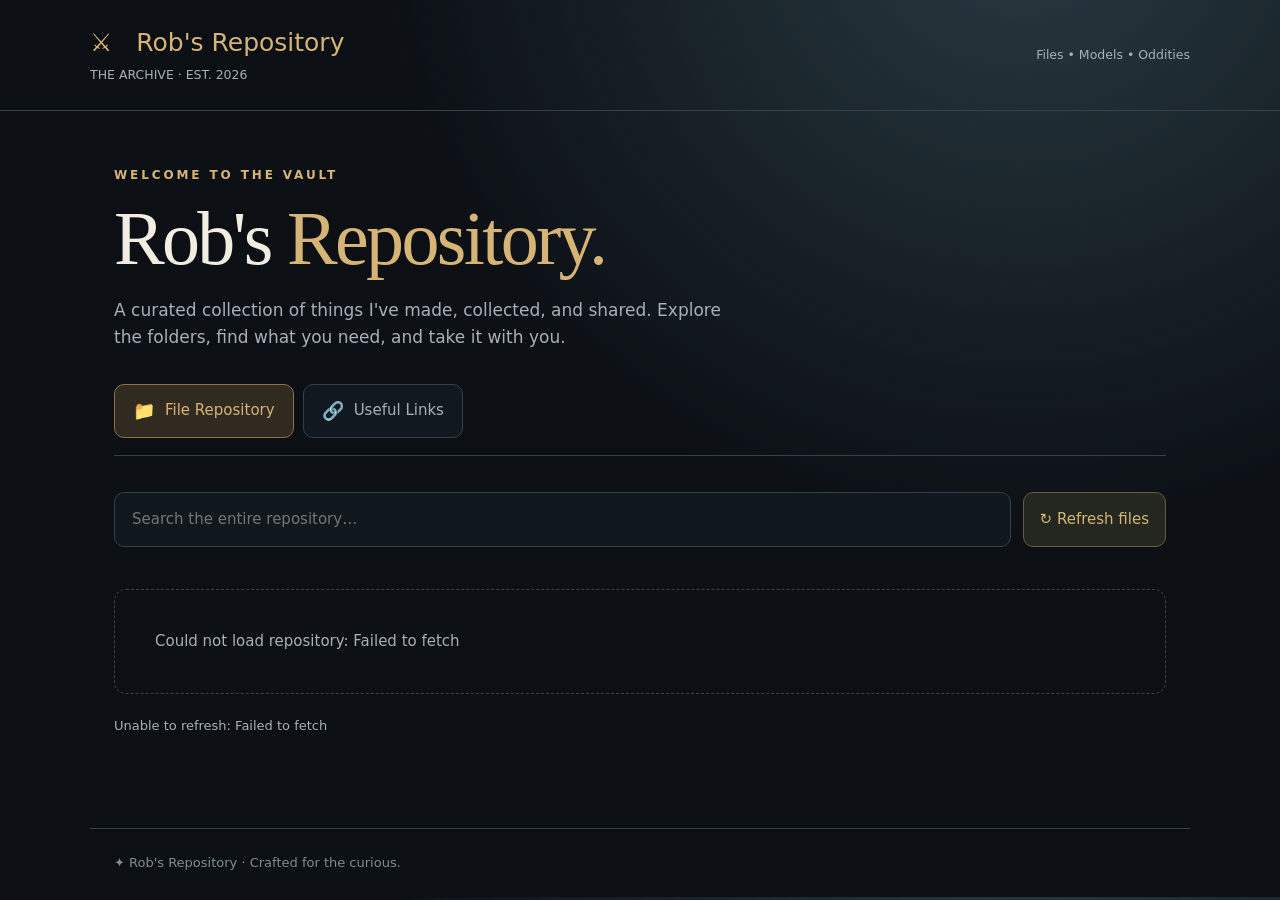
<file: index.html>
<!doctype html>
<html lang="en">
<head>
  <meta charset="utf-8">
  <meta name="viewport" content="width=device-width,initial-scale=1">
  <meta name="theme-color" content="#0c1015">
  <title>Rob's Repository</title>
  <style>
    /* ================================================================
       THEME — Adjust the colors here to restyle the entire website.
       ================================================================ */
    :root {
      color-scheme: dark;
      --bg: #0c1015;
      --panel: #151c24;
      --panel2: #1d2731;
      --line: #35414a;
      --gold: #d5b476;
      --text: #f1ede3;
      --muted: #a7b0b8;
    }
    * { box-sizing: border-box; }
    body {
      margin: 0;
      background: radial-gradient(ellipse at 80% -10%, #293a42, transparent 45%), var(--bg);
      color: var(--text);
      font: 15px/1.55 system-ui, "Segoe UI", sans-serif;
    }
    header {
      border-bottom: 1px solid var(--line);
      padding: 24px max(24px, calc((100vw - 1100px)/2));
      display: flex;
      justify-content: space-between;
      align-items: center;
      gap: 16px;
    }
    .mark { color: var(--gold); font-size: 25px; }
    header small { color: var(--muted); }
    main { max-width: 1100px; margin: auto; padding: 55px 24px 90px; min-height: 75vh; }
    .eyebrow { color: var(--gold); letter-spacing: .24em; text-transform: uppercase; font-size: 12px; font-weight: 700; }
    h1 { font: normal clamp(42px, 7vw, 76px)/1.1 Georgia, serif; letter-spacing: -.035em; margin: 12px 0; }
    h1 span { color: var(--gold); }
    .intro { color: var(--muted); max-width: 630px; font-size: 17px; }
    .toolbar { display: flex; gap: 12px; margin: 36px 0 24px; flex-wrap: wrap; }
    input {
      background: #10171d;
      border: 1px solid var(--line);
      border-radius: 10px;
      padding: 15px 17px;
      color: var(--text);
      font: inherit;
      flex: 1;
      min-width: 230px;
    }
    input:focus-visible, button:focus-visible, a:focus-visible { outline: 2px solid var(--gold); outline-offset: 3px; }
    button { cursor: pointer; font: inherit; }
    .refresh {
      border: 1px solid #695a40;
      border-radius: 10px;
      background: #24271f;
      color: var(--gold);
      padding: 12px 16px;
      transition: background .15s;
    }
    .refresh:hover { background: #3a3020; }
    .refresh:disabled { opacity: .6; cursor: wait; }
    .crumb { color: var(--muted); margin-bottom: 18px; display: flex; gap: 8px; flex-wrap: wrap; align-items: center; }
    .crumb button { border: 0; background: none; color: var(--gold); padding: 3px; }
    .crumb .separator { color: #63727b; }
    .grid { display: grid; grid-template-columns: repeat(auto-fill, minmax(250px, 1fr)); gap: 15px; }
    .tile {
      background: linear-gradient(145deg, var(--panel), #121920);
      border: 1px solid var(--line);
      border-radius: 14px;
      padding: 20px;
      min-height: 180px;
      display: flex;
      flex-direction: column;
      transition: transform .15s, border-color .15s;
    }
    .tile:hover { transform: translateY(-2px); border-color: #9b835b; }
    .tile .symbol { font-size: 28px; color: var(--gold); }
    .tile h3 { font: normal 23px Georgia, serif; overflow-wrap: anywhere; margin: 13px 0 5px; }
    .tile p { color: var(--muted); overflow-wrap: anywhere; margin: 0 0 16px; font-size: 13px; flex: 1; }
    .tile .foot { display: flex; align-items: center; justify-content: space-between; gap: 10px; color: var(--muted); font-size: 12px; }
    .tile button, .tile a {
      background: transparent;
      color: var(--gold);
      border: 1px solid #695a40;
      padding: 7px 12px;
      border-radius: 8px;
      text-decoration: none;
      font-size: 13px;
      white-space: nowrap;
    }
    .tile button:hover, .tile a:hover { background: #3a3020; }
    /* PREVIEW BUTTON — distinct from the direct Download action. */
    .tile .foot { flex-wrap: wrap; }
    .tile .actions { display: flex; gap: 8px; flex-wrap: wrap; justify-content: flex-end; }
    .tile .preview-button { background: #342b1d; }

    /* ================================================================
       BUILT-IN 3D MODEL VIEWER (STEP / STL / 3MF modal)
       Change dimensions/colors here; the viewer logic is further below.
       ================================================================ */
    .viewer-dialog {
      position: fixed; inset: 0; z-index: 100;
      width: min(1100px, calc(100vw - 24px));
      height: min(850px, calc(100dvh - 24px));
      max-width: none; max-height: none; margin: auto; padding: 0;
      border: 1px solid #75613b; border-radius: 16px;
      background: var(--panel); color: var(--text);
      box-shadow: 0 20px 90px #000b;
      overflow: hidden;
    }
    .viewer-dialog::backdrop { background: #000c; backdrop-filter: blur(6px); }
    .viewer-layout { display: flex; flex-direction: column; height: 100%; }
    .viewer-header { display: flex; align-items: center; gap: 14px; justify-content: space-between;
      padding: 16px 20px; border-bottom: 1px solid var(--line); }
    .viewer-title { font: normal 21px Georgia, serif; overflow-wrap: anywhere; }
    .viewer-kicker { font-size: 11px; text-transform: uppercase; letter-spacing: .15em; color: var(--gold); }
    .viewer-close { flex: none; background: transparent; color: var(--text);
      border: 1px solid var(--line); border-radius: 8px; font-size: 22px;
      width: 38px; height: 38px; }
    .viewer-canvas { position: relative; flex: 1; min-height: 170px; overflow: hidden;
      background: radial-gradient(ellipse at center, #30424e 0%, #10171d 80%); }
    .viewer-canvas canvas { display: block; width: 100%; height: 100%; }
    .viewer-loading { position: absolute; inset: 0; display: grid; place-content: center;
      text-align: center; padding: 30px; color: var(--text); background: #10171de6; z-index: 1; }
    .viewer-loading[hidden] { display: none; }
    .viewer-help { color: var(--muted); font-size: 13px; }
    .viewer-toolbar { display: flex; flex-wrap: wrap; align-items: center; gap: 10px;
      padding: 12px 20px; border-top: 1px solid var(--line); }
    .viewer-toolbar button, .viewer-toolbar a { font: inherit; font-size: 13px;
      border: 1px solid #695a40; border-radius: 8px; background: transparent;
      color: var(--gold); padding: 9px 12px; text-decoration: none; cursor: pointer; }
    .viewer-toolbar button:hover, .viewer-toolbar a:hover { background: #3a3020; }
    .viewer-toolbar .viewer-download { margin-left: auto; background: #342b1d; }
    @media(max-width:600px) { .viewer-header { padding: 12px; } .viewer-toolbar { padding: 10px 12px; }
      .viewer-toolbar .viewer-download { margin-left: 0; } }

    /* ================================================================
       PAGE NAVIGATION — Switch between the GitHub file library and links.
       Useful Links are maintained manually in USEFUL_LINKS below.
       ================================================================ */
    .page-tabs { display: flex; flex-wrap: wrap; align-items: center; gap: 9px;
      margin: 34px 0 0; padding-bottom: 17px; border-bottom: 1px solid var(--line); }
    .page-tab { display: inline-flex; align-items: center; gap: 10px;
      border: 1px solid var(--line); border-radius: 10px; padding: 12px 18px;
      color: var(--muted); background: #111820; transition: background .15s, border-color .15s; }
    .page-tab:hover { background: var(--panel2); color: var(--text); }
    .page-tab[aria-selected="true"] { color: var(--gold); background: #302a20; border-color: #8c7344; }
    .page-tab .tab-icon { font-size: 18px; }
    .page-panel[hidden] { display: none !important; }
    .link-collection .symbol { font-size: 28px; }
    /* ================================================================
       USEFUL LINKS — AUTOMATIC INITIALS + OPTIONAL CUSTOM WEBSITE LOGOS

       Every site gets a branded initials tile (no outside favicon service).
       To show a real logo, set `logo` on that website in USEFUL_LINKS.
       If the logo can't load, the initials remain visible automatically.
       Change dimensions and the look of the tiles here.
       ================================================================ */
    .link-brand {
      width: 64px; height: 64px; flex: none;
      display: grid; place-items: center;
      overflow: hidden; position: relative;
      border: 1px solid var(--brand-border, #806b48);
      border-radius: 15px;
      background: linear-gradient(140deg, var(--brand-top, #304e60), var(--brand-bottom, #192b39));
      box-shadow: inset 0 1px 0 #ffffff22, 0 4px 14px #0003;
    }
    .link-brand .brand-initials {
      font: 700 23px/1 system-ui, "Segoe UI", sans-serif;
      letter-spacing: -.04em;
      color: #f9f6ed;
      text-shadow: 0 1px 3px #0005;
    }
    .link-brand .brand-initials[hidden] { display: none; }
    .link-brand img {
      display: block; width: 100%; height: 100%;
      padding: 9px; object-fit: contain;
      background: var(--logo-bg, #ffffff);
    }
    .link-brand img[hidden] { display: none; }
    .link-tile .link-domain { display: inline-block; margin-top: 2px; overflow-wrap: anywhere;
      font-size: 12px; color: #c2a36d; }
    /* ================================================================
       FILE CARD THUMBNAILS — Files with 3D geometry generate a miniature
       model render. PNG/JPG/WebP/GIF/SVG files show their own image.
       File thumbnails load lazily, one at a time, and are cached locally.
       ================================================================ */
    .file-tile { overflow: hidden; }
    .file-media {
      position: relative; aspect-ratio: 16 / 10;
      margin: -20px -20px 18px;
      display: flex; align-items: center; justify-content: center;
      overflow: hidden; isolation: isolate;
      background: radial-gradient(ellipse at 38% 28%, #31434b 0%, #1a2732 55%, #101820 100%);
      border-bottom: 1px solid #46505a;
    }
    .file-media::after {
      content: ''; position: absolute; inset: 0; pointer-events: none;
      background: linear-gradient(135deg, #d5b4760b, transparent 65%);
    }
    .file-media .media-placeholder { color: #d5b476a8; font-size: 44px; line-height: 1; }
    .file-media img { display: block; width: 100%; height: 100%; object-fit: contain; }
    .file-media .media-chip {
      position: absolute; right: 10px; top: 10px; z-index: 1;
      border-radius: 6px; padding: 4px 8px; color: #ecd9af;
      background: #0b1219de; border: 1px solid #977a4980;
      font-size: 10px; font-weight: 750; letter-spacing: .12em;
    }
    .file-media .media-caption {
      position: absolute; bottom: 10px; left: 12px; z-index: 1;
      border-radius: 6px; padding: 3px 7px;
      background: #0c1319ca; color: #d5c8af; font-size: 11px;
    }
    .file-media.is-loading .media-placeholder { animation: throb 1.5s ease-in-out infinite; }
    @keyframes throb { 50% { opacity: .35; transform: scale(.96); } }
    .file-tile .foot { margin-top: auto; }
    .file-media.is-clickable { cursor: pointer; }
    .file-media.is-clickable:hover { border-bottom-color: #be965c; }
    .file-media.is-clickable:focus-visible { outline: 2px solid var(--gold); outline-offset: -3px; }
    /* ================================================================
       POLISHED LINK CARDS — The brand tile, website name and domain form
       a compact header. Link descriptions and category context sit below.
       ================================================================ */
    .link-tile { position: relative; min-height: 190px; }
    .link-tile:hover { border-color: #ad8c57; box-shadow: 0 8px 30px #0003; }
    .link-tile .link-head { display: flex; gap: 15px; align-items: center; margin-bottom: 17px; }
    .link-tile .link-head-copy { min-width: 0; flex: 1; }
    .link-tile .link-head h3 { font-size: 21px; line-height: 1.2; margin: 0 0 5px; }
    .link-tile .link-domain { display: block; margin: 0; overflow-wrap: anywhere;
      font-size: 12px; color: #c2a36d; }
    .link-tile .link-description { font-size: 14px; line-height: 1.55; margin-bottom: 16px; }
    .link-tile .link-location { margin: -2px 0 13px; font-size: 11px; color: #aab7bf; }
    .link-tile .foot { margin-top: auto; }
    .link-tile .link-visit { background: #342b1d; font-weight: 600; padding: 7px 10px; }
    /* ================================================================
       OPTIONAL PAID TAG — Add `paid: true` to any Useful Links website.
       The badge appears below its domain, inside the website header.
       Remove the field (or set false) to hide it again.
       ================================================================ */
    .link-tile .link-badges { display: flex; flex-wrap: wrap; gap: 6px; margin-top: 9px; }
    .link-tile .link-paid {
      display: inline-flex; align-items: center;
      border: 1px solid #b18b4e; border-radius: 6px;
      background: #49351f; color: #f5d79f;
      padding: 3px 9px; font-size: 10px; font-weight: 750;
      line-height: 1.3; letter-spacing: .08em; text-transform: uppercase;
    }
    .link-tile .link-kind { color: #9dadb7; font-size: 10px; letter-spacing: .14em; font-weight: 700; }
    .link-tile:hover .link-brand { box-shadow: inset 0 1px 0 #ffffff25, 0 5px 18px #0006; }
    @media (max-width: 600px) { .link-brand { width: 56px; height: 56px; } }
    @media(prefers-reduced-motion: reduce) {
      .file-media.is-loading .media-placeholder { animation: none; }
    }
    .links-description { color: var(--muted); margin: 21px 0 0; font-size: 14px; }
    .link-location { font-size: 11px; color: var(--muted); margin: -6px 0 14px; overflow-wrap: anywhere; }

    .section { margin: 0 0 18px; color: var(--gold); font-size: 12px; letter-spacing: .18em; text-transform: uppercase; }
    .empty { padding: 40px; border: 1px dashed var(--line); border-radius: 12px; color: var(--muted); }
    .empty strong { color: var(--text); }
    .status { min-height: 22px; color: var(--muted); font-size: 13px; margin-top: 22px; }
    footer { max-width: 1100px; margin: auto; padding: 24px; color: #7f8d95; border-top: 1px solid var(--line); font-size: 13px; }
    @media (max-width: 600px) {
      header { padding: 20px 24px; align-items: flex-start; }
      header > small { display: none; }
      main { padding-top: 36px; }
    }
  </style>
</head>
<body>
  <!-- ================================================================
       PAGE TEXT — You can edit the visible title and introduction here.
       ================================================================ -->
  <header>
    <div><div class="mark">⚔ &nbsp; Rob's Repository</div><small>THE ARCHIVE · EST. 2026</small></div>
    <small>Files • Models • Oddities</small>
  </header>
  <main>
    <div class="eyebrow">Welcome to the vault</div>
    <h1>Rob's <span>Repository.</span></h1>
    <p class="intro">A curated collection of things I've made, collected, and shared. Explore the folders, find what you need, and take it with you.</p>
    <!-- ================================================================
         MAIN TABS — Both sections share the same single HTML page.
         Useful Links are added in the USEFUL_LINKS JavaScript section.
         ================================================================ -->
    <nav class="page-tabs" role="tablist" aria-label="Repository sections">
      <button type="button" id="tab-files" class="page-tab" role="tab"
              aria-selected="true" aria-controls="panel-files" tabindex="0">
        <span class="tab-icon" aria-hidden="true">📁</span> File Repository
      </button>
      <button type="button" id="tab-links" class="page-tab" role="tab"
              aria-selected="false" aria-controls="panel-links" tabindex="-1">
        <span class="tab-icon" aria-hidden="true">🔗</span> Useful Links
      </button>
    </nav>

    <!-- Existing automatic GitHub repository browser — unchanged. -->
    <section id="panel-files" class="page-panel" role="tabpanel" aria-labelledby="tab-files">
      <div class="toolbar">
        <input id="search" type="search" placeholder="Search the entire repository…" aria-label="Search files and folders">
        <button id="refresh" class="refresh" type="button" title="Check GitHub for the latest files">↻ Refresh files</button>
      </div>
      <nav class="crumb" id="breadcrumbs" aria-label="Folder path"></nav>
      <div id="content" aria-live="polite"><div class="empty">Loading folders from GitHub…</div></div>
      <div id="status" class="status" role="status" aria-live="polite"></div>
    </section>

    <!-- Useful Links — displayed separately from your downloadable files. -->
    <section id="panel-links" class="page-panel" role="tabpanel" aria-labelledby="tab-links" hidden>
      <p class="links-description">A hand-picked collection of websites, tools, and helpful resources.</p>
      <div class="toolbar">
        <input id="links-search" type="search" placeholder="Search useful links…" aria-label="Search useful links">
      </div>
      <nav class="crumb" id="links-breadcrumbs" aria-label="Link category path"></nav>
      <div id="links-content" aria-live="polite"></div>
    </section>
  </main>
  <footer>✦ Rob's Repository · Crafted for the curious.</footer>

  <!-- ================================================================
       3D PREVIEW WINDOW — Used for .step, .stp, .stl, and .3mf files.
       This stays on the current page; visitors can still download files.
       ================================================================ -->
  <dialog id="viewer-dialog" class="viewer-dialog" aria-label="3D model preview">
    <div class="viewer-layout">
      <div class="viewer-header">
        <div>
          <div class="viewer-kicker">The model gallery · Interactive 3D preview</div>
          <div class="viewer-title" id="viewer-title"></div>
        </div>
        <button type="button" id="viewer-close" class="viewer-close" aria-label="Close preview">×</button>
      </div>
      <div id="viewer-canvas" class="viewer-canvas">
        <div id="viewer-loading" class="viewer-loading" role="status">Preparing 3D viewer…</div>
      </div>
      <div class="viewer-toolbar">
        <span class="viewer-help">Drag: rotate · Scroll: zoom · Right drag: pan</span>
        <button type="button" id="viewer-fit">↔ Fit model</button>
        <button type="button" id="viewer-edges" aria-pressed="true">Edges: On</button>
        <a id="viewer-download" class="viewer-download" href="#" download>Download file ↓</a>
      </div>
    </div>
  </dialog>

  <script>
    /* =====================================================================
       EDIT HERE: USEFUL LINKS — CATEGORIES, SUBCATEGORIES & WEBSITES

       The list below controls ONLY the Useful Links tab.
       GitHub files/folders continue to populate automatically as before.

       HOW TO ADD A WEBSITE:
       Add an entry to any folder's `links: [ ... ]` list:
         { title: 'Site Name', description: 'What it does', url: 'https://...' }

       WEBSITE INITIALS & OPTIONAL LOGOS:
       Each link automatically gets a colored tile with 1-2 initials from
       its title. No favicon requests, third-party service, or setup needed.

       You can OPTIONALLY provide a custom logo from your repository or a URL:
         {
           title: 'Printables',
           description: 'Browse printable models',
           url: 'https://www.printables.com/',
           logo: 'images/logos/printables.png',  // OR https://example.com/logo.svg
           initials: 'PR',                      // OPTIONAL: override the letters
           logoBackground: '#ffffff'            // OPTIONAL: behind image
         }

       OPTIONAL PAID TAG:
       Add `paid: true` to a website entry to display a gold "Paid" tag.
       Leave the field out (or use `paid: false`) for no tag.
       For example:
         { title: 'Example Tool', url: 'https://example.com/', paid: true }

       The `logo` and `initials` fields are OPTIONAL. Existing entries work.
       You can also use an old `favicon` field as the custom logo source.
       If a logo cannot load, the colored initials tile appears instead.

       MODEL THUMBNAILS are separate and still work automatically for files.

       HOW TO ADD A SUBCATEGORY:
       Add another folder object to any folder's `children: [ ... ]` list:
         { name: 'Subcategory', description: 'Optional', children: [], links: [] }

       HOW TO ADD A TOP-LEVEL CATEGORY:
       Add another folder object directly inside USEFUL_LINKS.

       You can nest `children` as deeply as you like. All folders open in
       place, with clickable breadcrumbs and search across every level.
       Remember to put commas BETWEEN objects in arrays. Example templates
       at the end are commented out so they do not appear until enabled.
       ===================================================================== */
    /* ================================================================
       ORGANIZED 3D PRINTING LINKS — EDIT YOUR WEBSITES BELOW

       Each subcategory is a folder under "3D Printing".
       - Add a website: copy a { title, description, url } entry in links[].
       - Add a folder: copy a { name, description, links: [] } entry
         into children[]. Remember commas between entries.
       - Move a link: cut its entire { ... } entry and paste into a
         different folder's links[] array.
       - Optional: logo: 'images/logos/site.png' replaces the colored
         initials tile; initials: 'AB' overrides its default letters.

       The Printable Models links from your previous version are retained.
       The website still automatically discovers GitHub files separately.
       ================================================================ */
    const USEFUL_LINKS = [
      {
        name: '3D Printing',
        description: '3D design, model generators, printing utilities and printable model libraries',
        children: [
          {
            name: '3D Design & AI',
            description: 'Design models from scratch or generate them with AI',
            links: [
              {
                title: 'MakerLab',
                description: 'Bambu Lab tools for creating and customizing 3D-printable designs.',
                url: 'https://makerworld.com/en/makerlab'
              },
              {
                title: 'Tinkercad',
                description: 'Easy, browser-based 3D CAD design for beginners.',
                url: 'https://www.tinkercad.com/'
              },
              {
                title: 'TitanCraft',
                description: 'Build custom tabletop heroes, monsters, and 3D-printable miniatures.',
                url: 'https://titancraft.com/'
              },
              {
                title: 'Meshy AI',
                description: 'Generate and texture 3D models from text prompts or images.',
                url: 'https://www.meshy.ai/'
              }
              // ADD MORE CAD OR AI TOOLS HERE (separate entries with commas).
            ]
          },
          {
            name: 'Model Generators & Organizers',
            description: 'Adjust dimensions and generate useful printable parts',
            links: [
              {
                title: 'Gear Generator',
                description: 'Design and simulate custom gears; export 3D models.',
                url: 'https://geargenerator.com/'
              },
              {
                title: 'Gridfinity Generator',
                description: 'Design custom Gridfinity bins, baseplates, and fitted cutouts.',
                url: 'https://gridfinitygenerator.com/en'
              },
              {
                title: 'Tray Generator',
                description: 'Create made-to-measure sorting trays, bins, and drawer organizers.',
                url: 'https://printpal.io/tools/bin-generator'
              }
              // ADD MORE PARAMETRIC GENERATORS HERE.
            ]
          },
          {
            name: 'Figures & Creative Models',
            description: 'Make articulated models, figurines, and custom characters',
            links: [
              {
                title: 'Flexi Maker',
                description: 'Add articulated joints to STL models for flexi-style prints.',
                url: 'https://printpal.io/tools/flexi-model-creator'
              },
              {
                title: 'PetTo3D Figurine Maker',
                description: 'Turn a photo of your pet into a printable 3D figurine.',
                url: 'https://printpal.io/tools/pet-3d-generator'
              },
              {
                title: 'Face to 3D Figurine Maker',
                description: 'Turn selfies or portraits into personalized 3D figurines.',
                url: 'https://printpal.io/tools/face-3d-generator'
              },
              {
                title: 'Desk Pal Maker',
                description: 'Design a printable desk-pet shell for an ESP32 round-screen display.',
                url: 'https://printpal.io/tools/desk-pal-maker'
              }
              // ADD MORE FIGURINE AND CHARACTER MAKERS HERE.
            ]
          },
          {
            name: 'Model Editing & Conversion',
            description: 'Convert, split, and customize existing 3D files',
            links: [
              {
                title: '3MF Painter',
                description: 'Paint directly on 3MF files..',
                url: 'https://rhopper85.github.io/3mfpainter.html'
              },
              {
                title: 'STL to STEP Converter',
                description: 'Convert an STL mesh into a STEP file.',
                url: 'https://paramability.app/stl-to-step'
              },
              {
                title: 'Split3MF',
                description: 'Split 3MF, STL, or OBJ models into separate printable parts.',
                url: 'https://split3mf.com/'
              },
              {
                title: 'BumpMesh',
                description: 'Apply patterns and surface textures to 3D models in your browser.',
                url: 'https://bumpmesh.com/'
              }
              // ADD MORE MODEL EDITING OR CONVERSION TOOLS HERE.
            ]
          },
          {
            name: 'Printing Resources',
            description: 'Settings, material references, and printer resources',
            links: [
              {
                title: '3D Filament Profiles',
                description: 'Find filament profiles and print settings.',
                url: 'https://3dfilamentprofiles.com/'
              }
              // ADD MORE PRINTING RESOURCES HERE.
            ]
          },
          {
            name: 'Printable Models',
            description: 'Find and download models shared by other creators',
            links: [
              {
                title: 'Cults3D',
                description: 'Browse community-created 3D models, including paid designs.',
                url: 'https://www.cults3d.com/',
                paid: true // This site was previously marked with 💲 in the title.
              },
              {
                title: 'MakerWorld',
                description: 'Browse 3D models and print profiles for Bambu Lab printers.',
                url: 'https://makerworld.com/'
              },
              {
                title: 'Thingiverse',
                description: 'Discover and download community-shared 3D models.',
                url: 'https://www.thingiverse.com/'
              },
              {
                title: 'Printables',
                description: 'Browse and share models ready for 3D printing.',
                url: 'https://www.printables.com/'
              }
              // ADD MORE MODEL LIBRARIES HERE.
            ]
          }
          // ADD MORE 3D PRINTING SUBCATEGORIES HERE (start with a comma).
        ]
      },

      /* ================================================================
         PROJECTS — TOP-LEVEL USEFUL LINKS CATEGORY

         Add more projects inside the links[] array below.
         Each project uses: title, description, url.
         Optional: logo, initials, paid (as with any other Useful Link).
         To add a project, put a comma after the previous link object.
         ================================================================ */
      {
        name: 'Projects',
        description: 'Open-source builds, hardware projects, and other creations',
        links: [
          {
            title: 'XGO-Duck',
            description: 'Open-source robot hardware designs, parts lists, and build files for the XGO-Duck robot.',
            url: 'https://github.com/LuwuDynamics/xgoduck_hardware'
          }
          // ADD MORE PROJECT LINKS HERE (separate entries with commas).
        ]
      }

      /* ================================================================
         FUTURE TOP-LEVEL CATEGORY — DISABLED UNTIL NEEDED
         To enable: uncomment the object AND its leading comma.

      ,{
        name: 'Useful Websites',
        description: 'General websites and online resources',
        children: [
          {
            name: 'Search Engines',
            description: 'Search the web',
            links: [
              { title: 'Google', description: 'Search the web.', url: 'https://www.google.com/' }
            ]
          }
        ]
      }
         END DISABLED CATEGORY ========================================== */
    ];
    /* ===== END OF USEFUL LINKS EDITING SECTION =========================== */

    /* =====================================================================
       ROB'S REPOSITORY — AUTOMATIC GITHUB FILE LIBRARY

       NO MORE MANUAL FILE LISTS.
       Whenever you upload/delete/rename a file or folder in GitHub, the page
       reflects the new repository layout on its next refresh/load.

       IMPORTANT: Public GitHub Pages + public repository required.
       Repository: https://github.com/RHopper85/rhopper85.github.io

       HOW IT WORKS:
       1. Read the entire main branch folder tree from GitHub's public API.
       2. Show each root folder as a category (e.g. "3D Print Stuff").
       3. Clicking a folder reveals its subfolders and downloadable files.
       4. Download actual repository files through GitHub's Git Blobs API
          by SHA, instead of GitHub's /blob/ source-code viewer.

       YOU GENERALLY DON'T NEED TO EDIT ANYTHING BELOW.
       ===================================================================== */

    /* ====== EDIT SETTINGS HERE (rarely necessary) ========================= */
    const CONFIG = {
      owner: 'RHopper85',
      repo: 'rhopper85.github.io',
      branch: 'main',

      // Keep GitHub's maintenance folders off the public download page.
      // Delete a name from this list if you want that folder displayed.
      hiddenRootFolders: ['.github', 'node_modules'],

      // The repository's root contains the website files (index.html etc.).
      // Show root FOLDERS only; every file within them is included.
      // Change to true to also show loose files in the repo's root.
      showRootFiles: false,

      // Applies only if showRootFiles is true.
      hiddenRootFiles: ['index.html', 'README.md', '.nojekyll', 'favicon.ico']
    };
    /* ====== END EDIT SETTINGS ============================================= */

    const search = document.getElementById('search');
    const refreshButton = document.getElementById('refresh');
    const breadcrumbs = document.getElementById('breadcrumbs');
    const content = document.getElementById('content');
    const status = document.getElementById('status');

    let root = makeFolder('');
    let currentPath = [];
    let loaded = false;

    function makeFolder(name, path = '') {
      return { type: 'folder', name, path, children: [], _folders: new Map() };
    }

    /* Turn GitHub's flat list ("Folder/Subfolder/model.stl") into a hierarchy. */
    function buildFolderTree(entries) {
      const top = makeFolder('');
      for (const entry of entries) {
        if (entry.type !== 'tree' && entry.type !== 'blob') continue;
        const parts = entry.path.split('/');
        const topName = parts[0];

        if (CONFIG.hiddenRootFolders.includes(topName)) continue;
        if (parts.length === 1 && entry.type === 'blob') {
          if (!CONFIG.showRootFiles || CONFIG.hiddenRootFiles.includes(topName)) continue;
        }

        let folder = top;
        const folders = entry.type === 'tree' ? parts : parts.slice(0, -1);
        for (const part of folders) {
          if (!folder._folders.has(part)) {
            const newPath = folder.path ? `${folder.path}/${part}` : part;
            const next = makeFolder(part, newPath);
            folder._folders.set(part, next);
            folder.children.push(next);
          }
          folder = folder._folders.get(part);
        }

        if (entry.type === 'blob') {
          folder.children.push({
            type: 'file',
            name: parts[parts.length - 1],
            path: entry.path,
            size: entry.size ?? null,
            sha: entry.sha // Git object ID: fetch the exact file without relying on Pages paths.
          });
        }
      }
      function sortAndClean(folder) {
        folder.children.sort((a, b) => {
          if (a.type !== b.type) return a.type === 'folder' ? -1 : 1;
          return a.name.localeCompare(b.name, undefined, { numeric: true, sensitivity: 'base' });
        });
        delete folder._folders;
        for (const child of folder.children) if (child.type === 'folder') sortAndClean(child);
      }
      sortAndClean(top);
      return top;
    }

    /* =====================================================================
       FILE DOWNLOADS & 3D PREVIEWS — THE SAME RELIABLE SOURCE

       Why: GitHub Pages may return HTTP 404 for a model even though the file
       exists in GitHub. This previously broke model previews.

       We already receive each file's Git SHA from the Git Trees API. GitHub's
       Get-a-Blob endpoint fetches that exact file by SHA, so paths with spaces,
       plus signs, etc. don't need to be reconstructed for preview/download.
       No GitHub login or API token is needed for a public repository.

       GitHub's blob endpoint supports files up to 100 MB. Larger files use
       the direct Pages URL (see pagesFileUrl below).
       ===================================================================== */
    const GITHUB_BLOB_MAX_BYTES = 100 * 1024 * 1024;

    function pagesFileUrl(repoPath) {
      return new URL(repoPath.split('/').map(encodeURIComponent).join('/'), document.baseURI).href;
    }

    async function fetchGitHubFile(item) {
      if (!item.sha) throw new Error('GitHub did not provide a file ID. Refresh the repository.');
      if (item.size > GITHUB_BLOB_MAX_BYTES) {
        throw new Error('This file is larger than the 100 MB GitHub API limit.');
      }
      const url = `https://api.github.com/repos/${encodeURIComponent(CONFIG.owner)}/${encodeURIComponent(CONFIG.repo)}/git/blobs/${encodeURIComponent(item.sha)}`;
      const response = await fetch(url, {
        headers: { Accept: 'application/vnd.github+json' }
      });
      if (!response.ok) {
        if (response.status === 403 || response.status === 429) {
          throw new Error('GitHub API rate limit reached. Try again later.');
        }
        throw new Error(`GitHub file request failed (HTTP ${response.status}).`);
      }
      const data = await response.json();
      if (data.encoding !== 'base64' || typeof data.content !== 'string') {
        throw new Error('GitHub returned an unsupported file format.');
      }
      // Decode in chunks; atob() expects base64 lengths divisible by four.
      const encoded = data.content.replace(/\s/g, '');
      const output = new Uint8Array(data.size);
      let offset = 0;
      for (let i = 0; i < encoded.length; i += 32768) {
        const chunk = atob(encoded.slice(i, i + 32768));
        for (let j = 0; j < chunk.length; j++) output[offset++] = chunk.charCodeAt(j);
      }
      if (offset !== output.length) throw new Error('Downloaded file size did not match GitHub metadata.');
      return output;
    }

    function saveFile(bytes, filename) {
      const objectUrl = URL.createObjectURL(new Blob([bytes], { type: 'application/octet-stream' }));
      const link = document.createElement('a');
      link.href = objectUrl;
      link.download = filename;
      document.body.append(link);
      link.click();
      link.remove();
      // Allow the browser time to begin downloading before freeing the URL.
      setTimeout(() => URL.revokeObjectURL(objectUrl), 60000);
    }

    async function downloadFile(item, button) {
      if (item.size > GITHUB_BLOB_MAX_BYTES) {
        // API can't serve blobs >100 MB; use the site-hosted original instead.
        window.location.href = pagesFileUrl(item.path);
        return;
      }
      const originalText = button.textContent;
      button.textContent = 'Preparing…';
      button.setAttribute('aria-busy', 'true');
      try {
        const bytes = await fetchGitHubFile(item);
        saveFile(bytes, item.name);
      } catch (error) {
        // Keep errors visible: a failed fetch must not silently serve a 404 page.
        status.textContent = `Download unavailable: ${error.message}`;
        alert(`Could not download ${item.name}: ${error.message}`);
      } finally {
        button.textContent = originalText;
        button.removeAttribute('aria-busy');
      }
    }

    function fileSize(bytes) {
      if (bytes === null || bytes === undefined) return 'FILE';
      if (bytes < 1024) return `${bytes} B`;
      if (bytes < 1024 ** 2) return `${(bytes / 1024).toFixed(1)} KB`;
      return `${(bytes / (1024 ** 2)).toFixed(1)} MB`;
    }

    function fileType(name) {
      const match = name.match(/\.([^.]+)$/);
      return match ? match[1].toUpperCase() : 'FILE';
    }

    function visibleFolder() {
      let folder = root;
      for (const name of currentPath) {
        const next = folder.children.find(item => item.type === 'folder' && item.name === name);
        if (!next) { currentPath = []; return root; }
        folder = next;
      }
      return folder;
    }

    function allEntries(folder, matches = []) {
      for (const child of folder.children) {
        matches.push(child);
        if (child.type === 'folder') allEntries(child, matches);
      }
      return matches;
    }

    function navigate(path) {
      currentPath = path;
      search.value = '';
      draw();
      window.scrollTo({ top: 0, behavior: 'smooth' });
    }

    function drawBreadcrumbs(isSearch) {
      breadcrumbs.replaceChildren();
      const crumbs = [{ name: 'Vault', path: [] }];
      if (!isSearch) currentPath.forEach((name, i) => crumbs.push({ name, path: currentPath.slice(0, i + 1) }));
      for (let i = 0; i < crumbs.length; i++) {
        if (i > 0) {
          const separator = document.createElement('span');
          separator.className = 'separator';
          separator.textContent = '/';
          breadcrumbs.append(separator);
        }
        const button = document.createElement('button');
        button.type = 'button';
        button.textContent = crumbs[i].name;
        button.addEventListener('click', () => navigate(crumbs[i].path));
        breadcrumbs.append(button);
      }
      if (isSearch) {
        const label = document.createElement('span');
        label.textContent = '/ Search results';
        breadcrumbs.append(label);
      }
    }

    /* =====================================================================
       MODEL THUMBNAILS — AUTOMATIC + LAZY + LOCALLY CACHED

       Files ending in STEP, STP, STL, or 3MF receive a thumbnail rendered
       from their real geometry. We reuse the existing 3D model loaders.
       Image files (PNG/JPG/WebP/GIF/SVG) display their image directly.
       Everything else uses the standard document symbol.

       LIMITS: Rendering many CAD files can be slow and uses GitHub API
       requests. A single thumbnail is generated at once, only when it
       scrolls close to view. Models larger than maxModelBytes use the
       generic icon but can still be opened in Preview 3D.

       Browser cache is IndexedDB, keyed by GitHub's content SHA. When you
       replace a model in GitHub its SHA changes, and the thumbnail is
       regenerated automatically. No thumbnails need to be committed.

       EDIT HERE if you need to change thumbnail generation limits.
       ===================================================================== */
    const THUMBNAILS = {
      enabled: true,
      maxModelBytes: 24 * 1024 * 1024, // Prevent enormous models from freezing slower devices.
      maxNewModelsPerVisit: 35,       // Protect GitHub's unauthenticated API rate limit.
      width: 480,
      height: 300
    };
    const thumbnailQueue = [];
    const thumbnailSessionCache = new Map();
    let thumbnailWorking = false;
    let thumbnailNewModels = 0;
    let thumbnailDbPromise = null;
    const thumbnailObserver = 'IntersectionObserver' in window
      ? new IntersectionObserver(records => {
          records.forEach(record => {
            if (!record.isIntersecting) return;
            thumbnailObserver.unobserve(record.target);
            enqueueThumbnail(record.target);
          });
        }, { rootMargin: '220px 0px' })
      : null;

    function imageFile(name) {
      return /\.(png|jpe?g|webp|gif|svg)$/i.test(name);
    }

    function rawGitHubFileUrl(path) {
      // The raw file host avoids downloading images through GitHub's API.
      const encodedPath = path.split('/').map(encodeURIComponent).join('/');
      return `https://raw.githubusercontent.com/${encodeURIComponent(CONFIG.owner)}/${encodeURIComponent(CONFIG.repo)}/${encodeURIComponent(CONFIG.branch)}/${encodedPath}`;
    }

    function setThumbnailImage(media, src) {
      const img = document.createElement('img');
      img.alt = '';
      img.decoding = 'async';
      img.loading = 'lazy';
      img.addEventListener('load', () => {
        if (!media.isConnected) return;
        media.querySelector('.media-placeholder')?.remove();
        media.querySelector('.media-caption')?.remove();
      }, { once: true });
      img.addEventListener('error', () => {
        img.remove();
        const caption = media.querySelector('.media-caption');
        if (caption) caption.textContent = 'Preview unavailable';
      }, { once: true });
      img.src = src;
      media.prepend(img);
      media.classList.remove('is-loading');
    }

    function makeFileThumbnail(item) {
      const media = document.createElement('div');
      media.className = 'file-media';
      const placeholder = document.createElement('span');
      placeholder.className = 'media-placeholder';
      placeholder.textContent = isPreviewable3D(item.name) ? '⬡' : '📄';
      placeholder.setAttribute('aria-hidden', 'true');
      const chip = document.createElement('span');
      chip.className = 'media-chip';
      chip.textContent = fileType(item.name);
      media.append(placeholder, chip);

      if (imageFile(item.name)) {
        const caption = document.createElement('span');
        caption.className = 'media-caption';
        caption.textContent = 'Image preview';
        media.append(caption);
        setThumbnailImage(media, rawGitHubFileUrl(item.path));
      } else if (isPreviewable3D(item.name)) {
        // The thumbnail itself is also a Preview 3D shortcut.
        media.classList.add('is-clickable');
        media.tabIndex = 0;
        media.setAttribute('role', 'button');
        media.setAttribute('aria-label', `Preview ${item.name} in 3D`);
        media.addEventListener('click', () => openModelPreview(item));
        media.addEventListener('keydown', event => {
          if (event.key === 'Enter' || event.key === ' ') {
            event.preventDefault();
            openModelPreview(item);
          }
        });
        const caption = document.createElement('span');
        caption.className = 'media-caption';
        const tooLarge = item.size > THUMBNAILS.maxModelBytes;
        caption.textContent = tooLarge ? 'Preview 3D to inspect' : '3D model preview';
        media.append(caption);
        if (THUMBNAILS.enabled && !tooLarge && item.sha) {
          media.classList.add('is-loading');
          media._modelItem = item;
          // Start only when the card comes near the visible portion of the page.
          if (thumbnailObserver) thumbnailObserver.observe(media);
          else requestAnimationFrame(() => enqueueThumbnail(media));
        }
      }
      return media;
    }

    function openThumbnailDb() {
      if (!('indexedDB' in window)) return Promise.resolve(null);
      if (!thumbnailDbPromise) {
        thumbnailDbPromise = new Promise(resolve => {
          try {
            const request = indexedDB.open('robs-repository-thumbnails', 1);
            request.onupgradeneeded = () => request.result.createObjectStore('images');
            request.onsuccess = () => resolve(request.result);
            request.onerror = () => resolve(null);
            request.onblocked = () => resolve(null);
          } catch { resolve(null); }
        });
      }
      return thumbnailDbPromise;
    }

    async function readCachedThumbnail(sha) {
      if (thumbnailSessionCache.has(sha)) return thumbnailSessionCache.get(sha);
      const db = await openThumbnailDb();
      if (!db) return null;
      return new Promise(resolve => {
        try {
          const request = db.transaction('images', 'readonly').objectStore('images').get(sha);
          request.onsuccess = () => resolve(request.result || null);
          request.onerror = () => resolve(null);
        } catch { resolve(null); }
      });
    }

    async function saveCachedThumbnail(sha, dataUrl) {
      thumbnailSessionCache.set(sha, dataUrl);
      const db = await openThumbnailDb();
      if (!db) return;
      try { db.transaction('images', 'readwrite').objectStore('images').put(dataUrl, sha); }
      catch { /* Full or blocked browser storage: thumbnails still work for this visit. */ }
    }

    function enqueueThumbnail(media) {
      if (!media._modelItem || media._thumbQueued || !media.isConnected) return;
      media._thumbQueued = true;
      thumbnailQueue.push(media);
      void processThumbnailQueue();
    }

    async function processThumbnailQueue() {
      if (thumbnailWorking) return;
      thumbnailWorking = true;
      try {
        while (thumbnailQueue.length) {
          const media = thumbnailQueue.shift();
          if (!media.isConnected) continue;
          const item = media._modelItem;
          try {
            let image = await readCachedThumbnail(item.sha);
            if (!image && thumbnailNewModels < THUMBNAILS.maxNewModelsPerVisit) {
              thumbnailNewModels++;
              image = await generateModelThumbnail(item);
              if (image) await saveCachedThumbnail(item.sha, image);
            }
            if (image) setThumbnailImage(media, image);
            else {
              media.classList.remove('is-loading');
              const caption = media.querySelector('.media-caption');
              if (caption) caption.textContent = 'Open Preview 3D';
            }
          } catch (error) {
            // A bad file or unavailable library should never break the site.
            console.warn(`Thumbnail unavailable for ${item.name}:`, error);
            media.classList.remove('is-loading');
            const caption = media.querySelector('.media-caption');
            if (caption) caption.textContent = 'Open Preview 3D';
          }
        }
      } finally {
        thumbnailWorking = false;
      }
    }

    function disposeModelGroup(models) {
      const geometries = new Set();
      const materials = new Set();
      models.traverse(object => {
        if (object.geometry && !geometries.has(object.geometry)) {
          geometries.add(object.geometry);
          object.geometry.dispose();
        }
        if (object.material) for (const material of (Array.isArray(object.material) ? object.material : [object.material])) {
          if (materials.has(material)) continue;
          materials.add(material);
          if (material.map) material.map.dispose();
          material.dispose();
        }
      });
    }

    async function generateModelThumbnail(item) {
      // Reuse the same tested file-fetching and parsers as the modal viewer.
      // The loaders are lazy, so visitors looking only at links aren't affected.
      const extension = fileType(item.name).toLowerCase();
      const [bytes] = await Promise.all([
        fetchGitHubFile(item),
        extension === 'stl' ? getStlLoader() : extension === '3mf' ? getThreeMFLoader() : getCadEngine()
      ]);
      const result = extension === 'stl' ? await readStlModel(bytes, false)
        : extension === '3mf' ? await readThreeMFModel(bytes, false)
        : await readStepModel(bytes, false);
      try { return renderModelThumbnail(result.models); }
      finally { disposeModelGroup(result.models); }
    }

    function renderModelThumbnail(models) {
      const THREE = window.THREE;
      if (!models.children.length) return null;
      const scene = new THREE.Scene();
      scene.background = new THREE.Color(0x1b2832);
      scene.add(models);
      scene.add(new THREE.HemisphereLight(0xffffff, 0x526476, 1.6));
      const keyLight = new THREE.DirectionalLight(0xffffff, 1.25);
      keyLight.position.set(80, -105, 130);
      scene.add(keyLight);
      const rimLight = new THREE.DirectionalLight(0xe3c088, 0.8);
      rimLight.position.set(-80, 70, 85);
      scene.add(rimLight);

      // Use a fixed camera angle so the gallery looks visually consistent.
      const bounds = new THREE.Box3().setFromObject(models);
      const center = bounds.getCenter(new THREE.Vector3());
      const size = bounds.getSize(new THREE.Vector3());
      const longest = Math.max(size.x, size.y, size.z, .001);
      const camera = new THREE.PerspectiveCamera(38, THUMBNAILS.width / THUMBNAILS.height, 0.001, 1e8);
      camera.up.set(0, 0, 1);
      const distance = longest / (2 * Math.tan(38 * Math.PI / 360)) * 1.55;
      camera.position.copy(center).add(new THREE.Vector3(distance * .8, -distance, distance * .73));
      camera.lookAt(center);
      camera.near = Math.max(distance / 10000, .001);
      camera.far = Math.max(distance * 100, 10);
      camera.updateProjectionMatrix();

      // preserveDrawingBuffer permits a screenshot from the offscreen canvas.
      const renderer = new THREE.WebGLRenderer({ antialias: true, preserveDrawingBuffer: true });
      try {
        renderer.setPixelRatio(1);
        renderer.setSize(THUMBNAILS.width, THUMBNAILS.height, false);
        renderer.render(scene, camera);
        return renderer.domElement.toDataURL('image/webp', 0.78);
      } finally {
        renderer.dispose();
        renderer.forceContextLoss?.();
      }
    }

    function addTile(item) {
      const article = document.createElement('article');
      article.className = 'tile';

      // File thumbnails are automatic. Folder cards keep their 📁 symbol.
      const symbol = item.type === 'folder'
        ? document.createElement('div')
        : makeFileThumbnail(item);
      if (item.type === 'folder') {
        symbol.className = 'symbol';
        symbol.textContent = '📁';
      } else {
        article.classList.add('file-tile');
      }

      const heading = document.createElement('h3');
      heading.textContent = item.name;

      const details = document.createElement('p');
      details.textContent = item.type === 'folder'
        ? 'Open to browse files and subfolders'
        : `Download ${fileType(item.name)} file`;

      const foot = document.createElement('div');
      foot.className = 'foot';
      const metadata = document.createElement('span');
      metadata.textContent = item.type === 'folder'
        ? `${item.children.length} ${item.children.length === 1 ? 'item' : 'items'}`
        : `${fileType(item.name)} · ${fileSize(item.size)}`;

      let action;
      if (item.type === 'folder') {
        action = document.createElement('button');
        action.type = 'button';
        action.textContent = 'Open folder →';
        action.addEventListener('click', () => navigate(item.path.split('/')));
      } else {
        action = document.createElement('a');
        action.textContent = 'Download ↓';
        // Use GitHub's blob API to download the actual file, not a /blob/ web page.
        // href remains as a conventional fallback for visitors without JavaScript.
        action.href = pagesFileUrl(item.path);
        action.download = item.name;
        action.addEventListener('click', event => {
          event.preventDefault();
          downloadFile(item, action);
        });
      }

      const actions = document.createElement('div');
      actions.className = 'actions';
      // STEP, STL, and 3MF files automatically get a preview button.
      // Any future files with these extensions work without editing HTML.
      if (item.type === 'file' && isPreviewable3D(item.name)) {
        const preview = document.createElement('button');
        preview.type = 'button';
        preview.className = 'preview-button';
        preview.textContent = 'Preview 3D';
        preview.addEventListener('click', () => openModelPreview(item));
        actions.append(preview);
      }
      actions.append(action);
      foot.append(metadata, actions);
      article.append(symbol, heading, details, foot);
      return article;
    }

    /* Render current folder; typing in the search box searches ALL folders. */
    function draw() {
      if (!loaded) return;
      const query = search.value.trim().toLocaleLowerCase();
      const matches = query
        ? allEntries(root).filter(entry => entry.path.toLocaleLowerCase().includes(query))
        : visibleFolder().children;
      drawBreadcrumbs(Boolean(query));
      content.replaceChildren();

      if (!matches.length) {
        const empty = document.createElement('div');
        empty.className = 'empty';
        empty.textContent = query
          ? 'No matching items. Try another search.'
          : 'Nothing here yet. Upload files or create folders in GitHub, then refresh.';
        content.append(empty);
        return;
      }
      const section = document.createElement('div');
      section.className = 'section';
      section.textContent = `${query ? 'Search results' : currentPath.length ? 'Inside this folder' : 'Browse the collection'} · ${matches.length} ${matches.length === 1 ? 'item' : 'items'}`;
      const grid = document.createElement('div');
      grid.className = 'grid';
      matches.forEach(item => grid.append(addTile(item)));
      content.append(section, grid);
    }

    /* Fetch the current repository contents automatically — no login/token. */
    async function loadRepository() {
      refreshButton.disabled = true;
      refreshButton.textContent = '↻ Checking…';
      status.textContent = 'Checking GitHub for your folders and files…';
      try {
        const { owner, repo, branch } = CONFIG;
        const apiUrl = `https://api.github.com/repos/${encodeURIComponent(owner)}/${encodeURIComponent(repo)}/git/trees/${encodeURIComponent(branch)}?recursive=1`;
        const response = await fetch(apiUrl, {
          headers: { Accept: 'application/vnd.github+json' },
          cache: 'no-store'
        });
        if (!response.ok) {
          if (response.status === 403 || response.status === 429) throw new Error('GitHub API request limit reached. Please try again later.');
          if (response.status === 404) throw new Error('Repository or branch not found. Check the settings and confirm the repository is public.');
          throw new Error(`GitHub returned HTTP ${response.status}.`);
        }
        const result = await response.json();
        if (result.truncated) throw new Error('The GitHub listing is too large to load completely.');
        if (!Array.isArray(result.tree)) throw new Error('GitHub returned an unexpected folder listing.');
        root = buildFolderTree(result.tree);
        loaded = true;
        draw();
        
      } catch (error) {
        if (!loaded) {
          breadcrumbs.replaceChildren();
          content.replaceChildren();
          const message = document.createElement('div');
          message.className = 'empty';
          message.textContent = `Could not load repository: ${error.message}`;
          content.append(message);
        }
        status.textContent = `Unable to refresh: ${error.message}`;
      } finally {
        refreshButton.disabled = false;
        refreshButton.textContent = '↻ Refresh files';
      }
    }

    /* =====================================================================
       3D MODEL PREVIEWS — STEP/STP, STL, AND 3MF

       All files come from GitHub's Git Blobs API by SHA (same as downloads).
       A single viewer supports these extensions automatically:
         .step / .stp — OpenCascade / occt-import-js (real CAD surfaces)
         .stl         — Three.js STLLoader (binary and ASCII STL)
         .3mf         — Three.js 3MFLoader and fflate (ZIP-based 3MF models)

       Libraries load ON DEMAND when needed; each loader is pinned to the same
       Three.js version. Change the CDN constants below if updating versions.
       The page is still one index.html on GitHub Pages, with no build step.

       Notes: A 3MF preview shows model geometry and supported materials; it is
       not a slicer. Printer settings, toolpaths, supports, and build plates in
       slicer-specific 3MF extensions may not be shown.
       ===================================================================== */
    const VIEWER_CDN = {
      three: 'https://cdn.jsdelivr.net/npm/three@0.138.3/build/three.min.js',
      controls: 'https://cdn.jsdelivr.net/npm/three@0.138.3/examples/js/controls/OrbitControls.js',
      stl: 'https://cdn.jsdelivr.net/npm/three@0.138.3/examples/js/loaders/STLLoader.js',
      threeMF: 'https://cdn.jsdelivr.net/npm/three@0.138.3/examples/js/loaders/3MFLoader.js',
      // The legacy 3MF loader accesses window.fflate for ZIP decompression.
      fflate: 'https://cdn.jsdelivr.net/npm/fflate@0.8.3/umd/index.js',
      occt: 'https://cdn.jsdelivr.net/npm/occt-import-js@0.0.23/dist/occt-import-js.js',
      occtWasmDir: 'https://cdn.jsdelivr.net/npm/occt-import-js@0.0.23/dist/'
    };

    const viewerDialog = document.getElementById('viewer-dialog');
    const viewerTitle = document.getElementById('viewer-title');
    const viewerCanvas = document.getElementById('viewer-canvas');
    const viewerLoading = document.getElementById('viewer-loading');
    const viewerDownload = document.getElementById('viewer-download');
    const viewerFitButton = document.getElementById('viewer-fit');
    const viewerEdgesButton = document.getElementById('viewer-edges');

    // Shared renderer/controls; loaders are cached independently, by format.
    let viewerLibrariesPromise = null;
    let stlLoaderPromise = null;
    let threeMFLoaderPromise = null;
    let cadEnginePromise = null;
    let activeViewer = null;
    let previewGeneration = 0; // Ignore results after the preview has closed.
    const scriptLoads = new Map();

    function isPreviewable3D(name) {
      return /\.(step|stp|stl|3mf)$/i.test(name);
    }

    function loadExternalScript(src) {
      // Loading the same script twice can overwrite a Three.js plugin.
      if (!scriptLoads.has(src)) {
        const promise = new Promise((resolve, reject) => {
          const script = document.createElement('script');
          script.src = src;
          script.async = true;
          script.onload = resolve;
          script.onerror = () => reject(new Error('Failed to load a 3D viewer library. Check your connection.'));
          document.head.append(script);
        }).catch(error => {
          scriptLoads.delete(src); // Allow a retry if the CDN was unavailable.
          throw error;
        });
        scriptLoads.set(src, promise);
      }
      return scriptLoads.get(src);
    }

    function getViewerLibraries() {
      if (!viewerLibrariesPromise) {
        viewerLibrariesPromise = loadExternalScript(VIEWER_CDN.three)
          .then(() => loadExternalScript(VIEWER_CDN.controls))
          .then(() => {
            if (!window.THREE || !window.THREE.OrbitControls) {
              throw new Error('Three.js could not initialize the model viewer.');
            }
          }).catch(error => {
            viewerLibrariesPromise = null;
            throw error;
          });
      }
      return viewerLibrariesPromise;
    }

    async function getStlLoader() {
      await getViewerLibraries();
      if (!stlLoaderPromise) {
        stlLoaderPromise = loadExternalScript(VIEWER_CDN.stl).then(() => {
          if (!window.THREE.STLLoader) throw new Error('STL loader did not initialize.');
          return window.THREE.STLLoader;
        }).catch(error => { stlLoaderPromise = null; throw error; });
      }
      return stlLoaderPromise;
    }

    async function getThreeMFLoader() {
      await getViewerLibraries();
      if (!threeMFLoaderPromise) {
        // This revision of Three.js requires the global fflate ZIP helper.
        // Load it BEFORE the 3MF loader; do not load both in parallel.
        threeMFLoaderPromise = loadExternalScript(VIEWER_CDN.fflate)
          .then(() => loadExternalScript(VIEWER_CDN.threeMF))
          .then(() => {
            if (!window.fflate || !window.THREE.ThreeMFLoader) {
              throw new Error('3MF loader did not initialize.');
            }
            return window.THREE.ThreeMFLoader;
          }).catch(error => { threeMFLoaderPromise = null; throw error; });
      }
      return threeMFLoaderPromise;
    }

    async function getCadEngine() {
      await getViewerLibraries();
      if (!cadEnginePromise) {
        cadEnginePromise = loadExternalScript(VIEWER_CDN.occt)
          .then(() => {
            if (!window.occtimportjs) throw new Error('STEP CAD loader did not initialize.');
            return window.occtimportjs({
              locateFile: filename => VIEWER_CDN.occtWasmDir + filename
            });
          }).catch(error => { cadEnginePromise = null; throw error; });
      }
      return cadEnginePromise;
    }

    function setPreviewMessage(message) {
      viewerLoading.textContent = message;
      viewerLoading.hidden = false;
    }

    /* Release GPU resources and listeners when the viewer is closed. */
    function destroyViewer() {
      if (!activeViewer) return;
      const { controls, renderer, frame, resizeObserver, models, scene } = activeViewer;
      cancelAnimationFrame(frame.id);
      resizeObserver.disconnect();
      controls.dispose();
      const releasedGeometry = new Set();
      const releasedMaterial = new Set();
      models.traverse(object => {
        if (object.geometry && !releasedGeometry.has(object.geometry)) {
          object.geometry.dispose();
          releasedGeometry.add(object.geometry);
        }
        if (object.material) {
          (Array.isArray(object.material) ? object.material : [object.material]).forEach(material => {
            if (releasedMaterial.has(material)) return;
            // 3MF models may use textures, unlike most STEP/STL previews.
            if (material.map) material.map.dispose();
            material.dispose();
            releasedMaterial.add(material);
          });
        }
      });
      renderer.dispose();
      renderer.domElement.remove();
      scene.clear();
      activeViewer = null;
    }

    function closePreview() {
      ++previewGeneration;
      if (viewerDialog.open) viewerDialog.close();
      destroyViewer();
    }

    /* Convert the STEP parser's triangulated CAD surfaces into a 3D scene. */
    function buildStepScene(result, THREE) {
      const models = new THREE.Group();
      const edgeGroups = [];
      for (const part of result.meshes || []) {
        const positions = part.attributes?.position?.array;
        const triangles = part.index?.array;
        if (!positions || !triangles || !triangles.length) continue;

        const geometry = new THREE.BufferGeometry();
        geometry.setAttribute('position', new THREE.Float32BufferAttribute(positions, 3));
        geometry.setIndex(triangles);
        if (part.attributes.normal?.array) {
          geometry.setAttribute('normal', new THREE.Float32BufferAttribute(part.attributes.normal.array, 3));
        } else {
          geometry.computeVertexNormals();
        }

        const baseColor = part.color
          ? new THREE.Color(part.color[0], part.color[1], part.color[2])
          : new THREE.Color(0xd5b476);
        const materials = [new THREE.MeshPhongMaterial({ color: baseColor, side: THREE.DoubleSide, shininess: 48 })];

        // Preserve face colors on CAD files that include them.
        const faces = part.brep_faces || [];
        if (faces.length) {
          for (const face of faces) {
            const color = face.color
              ? new THREE.Color(face.color[0], face.color[1], face.color[2]) : baseColor;
            materials.push(new THREE.MeshPhongMaterial({ color, side: THREE.DoubleSide, shininess: 48 }));
          }
          const total = triangles.length / 3;
          let index = 0;
          for (let f = 0; index < total;) {
            let end, materialIndex;
            if (f >= faces.length) { end = total; materialIndex = 0; }
            else if (index < faces[f].first) { end = faces[f].first; materialIndex = 0; }
            else { end = faces[f].last + 1; materialIndex = f + 1; f++; }
            if (end <= index) break;
            geometry.addGroup(index * 3, (end - index) * 3, materialIndex);
            index = end;
          }
        }

        models.add(new THREE.Mesh(geometry, faces.length ? materials : materials[0]));

        // Dark edge outlines help the STEP shape read like a technical model.
        const edgesGeometry = new THREE.EdgesGeometry(geometry, 35);
        const edges = new THREE.LineSegments(
          edgesGeometry,
          new THREE.LineBasicMaterial({ color: 0x1b2933, transparent: true, opacity: 0.75 })
        );
        edgeGroups.push(edges);
        models.add(edges);
      }
      return { models, edgeGroups };
    }

    /* Shared WebGL renderer for all three formats, with Fit and Edges tools. */
    function displayModel(models, edgeGroups) {
      const THREE = window.THREE;
      const scene = new THREE.Scene();
      if (!models.children.length) throw new Error('No displayable model geometry was found.');
      scene.add(models);

      scene.add(new THREE.HemisphereLight(0xffffff, 0x53616b, 1.4));
      const light = new THREE.DirectionalLight(0xffffff, 1.2);
      light.position.set(80, -110, 140);
      scene.add(light);
      const fill = new THREE.DirectionalLight(0xffffff, 0.45);
      fill.position.set(-100, 50, -35);
      scene.add(fill);

      const renderer = new THREE.WebGLRenderer({ antialias: true, alpha: true });
      renderer.setPixelRatio(Math.min(window.devicePixelRatio || 1, 2));
      viewerCanvas.append(renderer.domElement);
      const camera = new THREE.PerspectiveCamera(42, 1, 0.01, 100000);
      camera.up.set(0, 0, 1); // CAD uses the Z axis as vertical.
      const controls = new THREE.OrbitControls(camera, renderer.domElement);
      controls.enableDamping = true;
      controls.dampingFactor = 0.08;
      controls.screenSpacePanning = true;

      const bounds = new THREE.Box3().setFromObject(models);
      const center = bounds.getCenter(new THREE.Vector3());
      const size = bounds.getSize(new THREE.Vector3());
      const longest = Math.max(size.x, size.y, size.z, 0.001);
      function fitModel() {
        const distance = longest / (2 * Math.tan((42 * Math.PI / 180) / 2)) * 1.55;
        camera.near = Math.max(distance / 10000, 0.001);
        camera.far = Math.max(distance * 100, 10);
        camera.position.copy(center).add(new THREE.Vector3(distance * 0.75, -distance, distance * 0.72));
        camera.updateProjectionMatrix();
        controls.target.copy(center);
        controls.update();
      }
      function resize() {
        const width = viewerCanvas.clientWidth;
        const height = viewerCanvas.clientHeight;
        if (!width || !height) return;
        camera.aspect = width / height;
        camera.updateProjectionMatrix();
        renderer.setSize(width, height);
      }
      const resizeObserver = new ResizeObserver(resize);
      resizeObserver.observe(viewerCanvas);
      fitModel();
      resize();

      const frame = { id: 0 };
      function renderFrame() {
        controls.update();
        renderer.render(scene, camera);
        frame.id = requestAnimationFrame(renderFrame);
      }
      renderFrame();
      activeViewer = { scene, models, renderer, camera, controls, edgeGroups, frame, resizeObserver, fitModel, edgesVisible: true };
      viewerEdgesButton.textContent = 'Edges: On';
      viewerEdgesButton.setAttribute('aria-pressed', 'true');
    }

    /* STEP files: OCCT triangulates the CAD surfaces for Three.js. */
    async function readStepModel(bytes, showStatus = true) {
      const occt = await getCadEngine();
      if (showStatus) setPreviewMessage('Processing STEP geometry…');
      // Give the browser a chance to draw the status before blocking on CAD.
      await new Promise(resolve => setTimeout(resolve, 30));
      const result = occt.ReadStepFile(bytes, null);
      if (!result?.success) throw new Error('The CAD parser could not read this STEP file.');
      return buildStepScene(result, window.THREE);
    }

    /* STL files: mesh-only; works for both ASCII STL and binary STL. */
    async function readStlModel(bytes, showStatus = true) {
      const Loader = await getStlLoader();
      if (showStatus) setPreviewMessage('Processing STL mesh…');
      const THREE = window.THREE;
      // STLLoader.parse needs an ArrayBuffer, not a Uint8Array view.
      const buffer = bytes.buffer.slice(bytes.byteOffset, bytes.byteOffset + bytes.byteLength);
      const geometry = new Loader().parse(buffer);
      if (!geometry.attributes.position?.count) {
        geometry.dispose();
        throw new Error('This STL file has no displayable triangles.');
      }
      if (!geometry.attributes.normal) geometry.computeVertexNormals();
      const material = new THREE.MeshPhongMaterial({
        color: geometry.hasColors ? 0xffffff : 0xd5b476,
        vertexColors: Boolean(geometry.hasColors),
        transparent: Boolean(geometry.hasColors && geometry.alpha < 1),
        opacity: geometry.hasColors ? geometry.alpha : 1,
        side: THREE.DoubleSide,
        shininess: 48
      });
      const models = new THREE.Group();
      const mesh = new THREE.Mesh(geometry, material);
      models.add(mesh);
      return { models, edgeGroups: createMeshEdges(models, THREE) };
    }

    /*
       3MF files: the file is a ZIP archive, so ThreeMFLoader needs fflate.
       Unlike STL, a 3MF may contain multiple positioned meshes and materials.
       Slicer-specific settings (supports, print profiles, toolpaths) aren't
       necessarily renderable and are intentionally not interpreted here.
    */
    async function readThreeMFModel(bytes, showStatus = true) {
      const Loader = await getThreeMFLoader();
      if (showStatus) setPreviewMessage('Processing 3MF model…');
      const buffer = bytes.buffer.slice(bytes.byteOffset, bytes.byteOffset + bytes.byteLength);
      const models = new Loader().parse(buffer);
      if (!models || !models.isObject3D) throw new Error('The 3MF loader could not read this model.');
      let hasTriangles = false;
      models.traverse(object => {
        if (object.isMesh && object.geometry?.attributes?.position?.count) hasTriangles = true;
      });
      if (!hasTriangles) throw new Error('This 3MF has no displayable mesh geometry.');
      return { models, edgeGroups: createMeshEdges(models, window.THREE) };
    }

    /* Edge overlay for mesh formats; the button can hide/show all outlines. */
    function createMeshEdges(models, THREE) {
      const outlines = [];
      const meshes = [];
      models.traverse(object => {
        if (object.isMesh && object.geometry?.attributes?.position?.count) meshes.push(object);
      });
      for (const mesh of meshes) {
        const edges = new THREE.LineSegments(
          new THREE.EdgesGeometry(mesh.geometry, 35),
          new THREE.LineBasicMaterial({ color: 0x1b2933, opacity: 0.75, transparent: true })
        );
        // A child overlay follows each mesh's translation, rotation and scale.
        mesh.add(edges);
        outlines.push(edges);
      }
      return outlines;
    }

    /* Dispatch automatically by file extension; the UI doesn't need edits. */
    async function openModelPreview(item) {
      closePreview();
      const myGeneration = previewGeneration;
      const extension = item.name.split('.').pop().toLowerCase();
      viewerTitle.textContent = item.name;
      viewerDownload.href = pagesFileUrl(item.path);
      viewerDownload.download = item.name;
      viewerDownload.onclick = event => {
        event.preventDefault();
        downloadFile(item, viewerDownload);
      };
      setPreviewMessage('Loading 3D viewer… (first time may take a moment)');
      viewerDialog.showModal();
      try {
        await getViewerLibraries();
        if (myGeneration !== previewGeneration) return;

        // Request by SHA, not path, to support spaces and '+' in filenames.
        // Begin the format-specific library load while downloading the file.
        const loaderPromise = extension === 'stl' ? getStlLoader()
          : extension === '3mf' ? getThreeMFLoader() : getCadEngine();
        setPreviewMessage('Downloading model from GitHub…');
        const [bytes] = await Promise.all([fetchGitHubFile(item), loaderPromise]);
        if (myGeneration !== previewGeneration) return;

        const parsed = extension === 'stl' ? await readStlModel(bytes)
          : extension === '3mf' ? await readThreeMFModel(bytes)
          : await readStepModel(bytes);
        if (myGeneration !== previewGeneration) {
          // If closing during parsing, avoid mounting a stale scene.
          parsed.models.traverse(obj => { if (obj.geometry) obj.geometry.dispose(); });
          return;
        }
        displayModel(parsed.models, parsed.edgeGroups);
        viewerLoading.hidden = true;
      } catch (error) {
        if (myGeneration === previewGeneration) {
          setPreviewMessage(`Preview unavailable: ${error.message} You can still download the file below.`);
        }
      }
    }

    document.getElementById('viewer-close').addEventListener('click', closePreview);
    viewerDialog.addEventListener('cancel', event => {
      event.preventDefault();
      closePreview();
    });
    viewerDialog.addEventListener('click', event => {
      if (event.target === viewerDialog) closePreview();
    });
    viewerFitButton.addEventListener('click', () => activeViewer?.fitModel());
    viewerEdgesButton.addEventListener('click', () => {
      if (!activeViewer) return;
      activeViewer.edgesVisible = !activeViewer.edgesVisible;
      activeViewer.edgeGroups.forEach(edges => { edges.visible = activeViewer.edgesVisible; });
      viewerEdgesButton.textContent = `Edges: ${activeViewer.edgesVisible ? 'On' : 'Off'}`;
      viewerEdgesButton.setAttribute('aria-pressed', String(activeViewer.edgesVisible));
    });

    /* =====================================================================
       USEFUL LINKS — NESTED FOLDER NAVIGATION AND LINK CARDS

       The objects in USEFUL_LINKS are the source of truth. Each category or
       subcategory can contain `children` (more folders) and `links` (websites).
       No changes to this rendering code are necessary when you add entries.
       Cards display colored initials by default, plus title/domain/description.
       Add an optional `logo: 'images/logos/site.png'` to show a website logo.
       A failed or missing logo falls back to the initials automatically.
       ===================================================================== */
    const tabFiles = document.getElementById('tab-files');
    const tabLinks = document.getElementById('tab-links');
    const panelFiles = document.getElementById('panel-files');
    const panelLinks = document.getElementById('panel-links');
    const linksSearch = document.getElementById('links-search');
    const linksBreadcrumbs = document.getElementById('links-breadcrumbs');
    const linksContent = document.getElementById('links-content');

    // Array of folder indexes. Unlike names, indexes remain unique if you
    // create two folders with the same visible name.
    let selectedLinkPath = [];

    function setActiveTab(which, updateHash = true) {
      const isLinks = which === 'links';
      panelFiles.hidden = isLinks;
      panelLinks.hidden = !isLinks;
      tabFiles.setAttribute('aria-selected', String(!isLinks));
      tabLinks.setAttribute('aria-selected', String(isLinks));
      tabFiles.tabIndex = isLinks ? -1 : 0;
      tabLinks.tabIndex = isLinks ? 0 : -1;
      if (isLinks) drawUsefulLinks();
      if (updateHash) history.replaceState(null, '', isLinks ? '#links' : location.pathname + location.search);
    }

    // Find the current nested category by its index path. At the root, we
    // return a temporary container with the top-level categories in children.
    function currentLinkFolder() {
      let current = { children: USEFUL_LINKS, links: [] };
      for (const index of selectedLinkPath) {
        current = (current.children || [])[index];
        if (!current) { selectedLinkPath = []; return { children: USEFUL_LINKS, links: [] }; }
      }
      return current;
    }

    function browseLinkFolder(path) {
      selectedLinkPath = [...path];
      linksSearch.value = '';
      drawUsefulLinks();
    }

    function addLinkBreadcrumb(name, path) {
      const button = document.createElement('button');
      button.type = 'button';
      button.textContent = name;
      button.addEventListener('click', () => browseLinkFolder(path));
      linksBreadcrumbs.append(button);
    }

    function linkUrl(value) {
      try {
        const parsed = new URL(value);
        return ['http:', 'https:'].includes(parsed.protocol) ? parsed : null;
      } catch { return null; }
    }

    /* =====================================================================
       USEFUL LINKS — WEBSITE INITIALS + OPTIONAL CUSTOM LOGOS

       Change no code to add a link: initials and colors are auto-generated.
       To supply a real logo, set `logo: 'images/logos/mysite.png'` in the
       relevant USEFUL_LINKS entry. Absolute HTTPS logo URLs also work.
       Legacy `favicon` overrides remain supported (but NOT auto-requested).

       Optional `initials: 'MW'` lets you choose the letters yourself.
       Optional `logoBackground: '#ffffff'` changes the image background.
       If a logo fails to load, the visible initials remain in place.
       ===================================================================== */

    // A restrained palette that complements the gold / dark-medieval theme.
    const WEBSITE_BRAND_COLORS = [
      ['#42668a', '#20324f', '#6687a5'], // steel blue
      ['#38766f', '#1b433f', '#69a79a'], // forest teal
      ['#745f93', '#33264e', '#9b84b7'], // royal violet
      ['#945c56', '#4b292b', '#b98176'], // burgundy
      ['#867044', '#443721', '#b79b63'], // bronze
      ['#496f53', '#213d32', '#7daa84'], // moss green
      ['#866388', '#493149', '#ab82ae']  // plum
    ];

    function websiteInitials(link, siteUrl) {
      // Optional override. Restrict to two visible characters for tidy tiles.
      if (typeof link.initials === 'string' && link.initials.trim()) {
        return Array.from(link.initials.trim().toLocaleUpperCase()).slice(0, 2).join('');
      }
      const source = String(link.title || (siteUrl && siteUrl.hostname) || '?');
      const words = source.match(/[\p{L}\p{N}]+/gu) || [];
      const meaningful = words.filter(word => !['a', 'an', 'and', 'the', 'to', 'of'].includes(word.toLowerCase()));
      const chosen = meaningful.length ? meaningful : words;
      if (!chosen.length) return '?';
      if (chosen.length > 1) return (chosen[0][0] + chosen[1][0]).toLocaleUpperCase();
      return Array.from(chosen[0]).slice(0, 2).join('').toLocaleUpperCase();
    }

    function websiteBrandColor(link, siteUrl) {
      // Same website gets the same color across refreshes/search results.
      const identity = (siteUrl?.hostname || link.title || '').toLowerCase();
      let hash = 0;
      for (const char of identity) hash = (Math.imul(hash, 31) + char.charCodeAt(0)) | 0;
      return WEBSITE_BRAND_COLORS[(hash >>> 0) % WEBSITE_BRAND_COLORS.length];
    }

    function websiteLogoUrl(value) {
      if (typeof value !== 'string' || !value.trim()) return null;
      try {
        // Accept HTTPS/HTTP logo URLs OR paths relative to this index.html.
        const url = new URL(value.trim(), document.baseURI);
        return ['https:', 'http:'].includes(url.protocol) ? url.href : null;
      } catch { return null; }
    }

    function makeWebsiteBrand(link, siteUrl) {
      const frame = document.createElement('div');
      frame.className = 'link-brand';
      const [top, bottom, border] = websiteBrandColor(link, siteUrl);
      frame.style.setProperty('--brand-top', top);
      frame.style.setProperty('--brand-bottom', bottom);
      frame.style.setProperty('--brand-border', border);

      const initials = document.createElement('span');
      initials.className = 'brand-initials';
      initials.textContent = websiteInitials(link, siteUrl);
      initials.setAttribute('aria-hidden', 'true'); // The title gives the full name.
      frame.append(initials);

      // Real logos are opt-in only: avoids missing/broken third-party favicons.
      const logoUrl = websiteLogoUrl(link.logo || link.favicon);
      if (!logoUrl) return frame;

      const logo = document.createElement('img');
      logo.alt = ''; // Decorative. The card heading names the website.
      logo.loading = 'lazy';
      logo.decoding = 'async';
      logo.referrerPolicy = 'no-referrer';
      logo.hidden = true;

      // Override only accepts a simple hex CSS color (optional).
      const background = link.logoBackground;
      if (typeof background === 'string' && /^#[0-9a-f]{3}(?:[0-9a-f]{3})?$/i.test(background)) {
        frame.style.setProperty('--logo-bg', background);
      }

      logo.addEventListener('load', () => {
        logo.hidden = false;
        initials.hidden = true;
      });
      logo.addEventListener('error', () => {
        logo.hidden = true;
        initials.hidden = false;
      });
      frame.append(logo);
      logo.src = logoUrl;
      return frame;
    }

    function makeLinkCard(link, folderNames = []) {
      const article = document.createElement('article');
      article.className = 'tile link-tile';
      const url = linkUrl(link.url);

      // Website identity: colored initials, or an optional custom logo.
      const head = document.createElement('div');
      head.className = 'link-head';
      const brand = makeWebsiteBrand(link, url);
      const headCopy = document.createElement('div');
      headCopy.className = 'link-head-copy';
      const title = document.createElement('h3');
      title.textContent = link.title || 'Untitled link';
      const domain = document.createElement('div');
      domain.className = 'link-domain';
      domain.textContent = url ? url.hostname.replace(/^www\./, '') : 'Invalid website URL';
      headCopy.append(title, domain);

      // Paid is optional: only links explicitly marked `paid: true` get it.
      // This is an informational tag; other sites remain unchanged.
      if (link.paid === true) {
        const badges = document.createElement('div');
        badges.className = 'link-badges';
        const badge = document.createElement('span');
        badge.className = 'link-paid';
        badge.textContent = 'Paid';
        badge.setAttribute('aria-label', 'Paid content or service');
        badges.append(badge);
        headCopy.append(badges);
      }
      head.append(brand, headCopy);

      const description = document.createElement('p');
      description.className = 'link-description';
      description.textContent = link.description || 'Visit this website';

      // Show the parent categories in search results, where it's useful to
      // know whether a link lives in Tools, Models, etc.
      if (folderNames.length) {
        const location = document.createElement('div');
        location.className = 'link-location';
        location.textContent = '⌁ ' + folderNames.join('  /  ');
        article.append(head, description, location);
      } else {
        article.append(head, description);
      }

      const foot = document.createElement('div');
      foot.className = 'foot';
      const kind = document.createElement('span');
      kind.className = 'link-kind';
      kind.textContent = 'WEBSITE';
      const action = document.createElement('a');
      action.className = 'link-visit';
      action.textContent = 'Visit website ↗';
      if (url) {
        action.href = url.href;
        action.target = '_blank';
        action.rel = 'noopener noreferrer';
        action.setAttribute('aria-label', `Open ${link.title || 'website'} in a new tab`);
      } else {
        action.removeAttribute('href');
        action.setAttribute('aria-disabled', 'true');
        action.title = 'Provide a valid https:// or http:// link in USEFUL_LINKS';
      }
      foot.append(kind, action);
      article.append(foot);
      return article;
    }

    // Calculate the total number of actual links at any depth, so folder
    // cards show useful counts rather than only their immediate children.
    function countNestedLinks(category) {
      let count = (category.links || []).length;
      for (const child of category.children || []) count += countNestedLinks(child);
      return count;
    }

    function makeLinkCategoryCard(category, path) {
      const article = document.createElement('article');
      article.className = 'tile link-collection';
      const symbol = document.createElement('div');
      symbol.className = 'symbol';
      symbol.textContent = '📁';
      const title = document.createElement('h3');
      title.textContent = category.name;
      const description = document.createElement('p');
      description.textContent = category.description || 'Browse useful links';
      const foot = document.createElement('div');
      foot.className = 'foot';
      const count = document.createElement('span');
      const total = countNestedLinks(category);
      count.textContent = `${total} ${total === 1 ? 'link' : 'links'}`;
      const open = document.createElement('button');
      open.type = 'button';
      open.textContent = 'Open folder →';
      open.addEventListener('click', () => browseLinkFolder(path));
      foot.append(count, open);
      article.append(symbol, title, description, foot);
      return article;
    }

    // Search all folders and websites, including their parent category names.
    // Example: searching "3D Printing" will find websites in Tools and Models.
    function findUsefulLinks(query) {
      const matches = [];
      function visit(category, path, ancestors) {
        const names = [...ancestors, category.name];
        const folderText = `${names.join(' ')} ${category.description || ''}`.toLocaleLowerCase();
        const folderMatches = folderText.includes(query);
        for (const link of category.links || []) {
          const linkText = `${link.title || ''} ${link.description || ''} ${link.url || ''}`.toLocaleLowerCase();
          if (folderMatches || linkText.includes(query)) matches.push({ type: 'link', link, names });
        }
        // Include matching empty categories in search results, too.
        if (folderMatches && countNestedLinks(category) === 0) matches.push({ type: 'folder', category, path });
        (category.children || []).forEach((child, i) => visit(child, [...path, i], names));
      }
      USEFUL_LINKS.forEach((category, i) => visit(category, [i], []));
      return matches;
    }

    function drawUsefulLinks() {
      const query = linksSearch.value.trim().toLocaleLowerCase();
      linksContent.replaceChildren();
      linksBreadcrumbs.replaceChildren();
      addLinkBreadcrumb('Useful Links', []);

      let current = { children: USEFUL_LINKS, links: [] };
      if (!query) {
        // Build clickable breadcrumbs for every nested category depth.
        let children = USEFUL_LINKS;
        selectedLinkPath.forEach((index, depth) => {
          const category = children[index];
          if (!category) return;
          linksBreadcrumbs.append(' / ');
          addLinkBreadcrumb(category.name, selectedLinkPath.slice(0, depth + 1));
          children = category.children || [];
        });
        current = currentLinkFolder();
      } else {
        linksBreadcrumbs.append(' / Search results');
      }

      const entries = query
        ? findUsefulLinks(query)
        : [
            ...(current.children || []).map((category, i) => ({ type: 'folder', category, path: [...selectedLinkPath, i] })),
            ...(current.links || []).map(link => ({ type: 'link', link, names: [] }))
          ];

      if (!entries.length) {
        const empty = document.createElement('div');
        empty.className = 'empty';
        empty.textContent = query
          ? 'No matching links or categories. Try another search.'
          : 'Nothing in this folder yet. Add a subcategory or website in the USEFUL_LINKS section.';
        linksContent.append(empty);
        return;
      }

      const title = document.createElement('div');
      title.className = 'section';
      title.textContent = `${query ? 'Search results' : selectedLinkPath.length ? 'Inside this folder' : 'Browse link collections'} · ${entries.length} ${entries.length === 1 ? 'item' : 'items'}`;
      const grid = document.createElement('div');
      grid.className = 'grid';
      for (const entry of entries) {
        grid.append(entry.type === 'folder'
          ? makeLinkCategoryCard(entry.category, entry.path)
          : makeLinkCard(entry.link, query ? entry.names : []));
      }
      linksContent.append(title, grid);
    }

    tabFiles.addEventListener('click', () => setActiveTab('files'));
    tabLinks.addEventListener('click', () => setActiveTab('links'));
    // Arrow-key navigation for keyboard users.
    for (const tab of [tabFiles, tabLinks]) tab.addEventListener('keydown', event => {
      if (event.key === 'ArrowLeft' || event.key === 'ArrowRight') {
        event.preventDefault();
        const next = tab === tabFiles ? tabLinks : tabFiles;
        next.focus();
        setActiveTab(next === tabLinks ? 'links' : 'files');
      }
    });
    linksSearch.addEventListener('input', drawUsefulLinks);
    drawUsefulLinks();
    if (location.hash === '#links') setActiveTab('links', false);

    search.addEventListener('input', draw);
    refreshButton.addEventListener('click', loadRepository);
    loadRepository();
  </script>
</body>
</html>
</file>
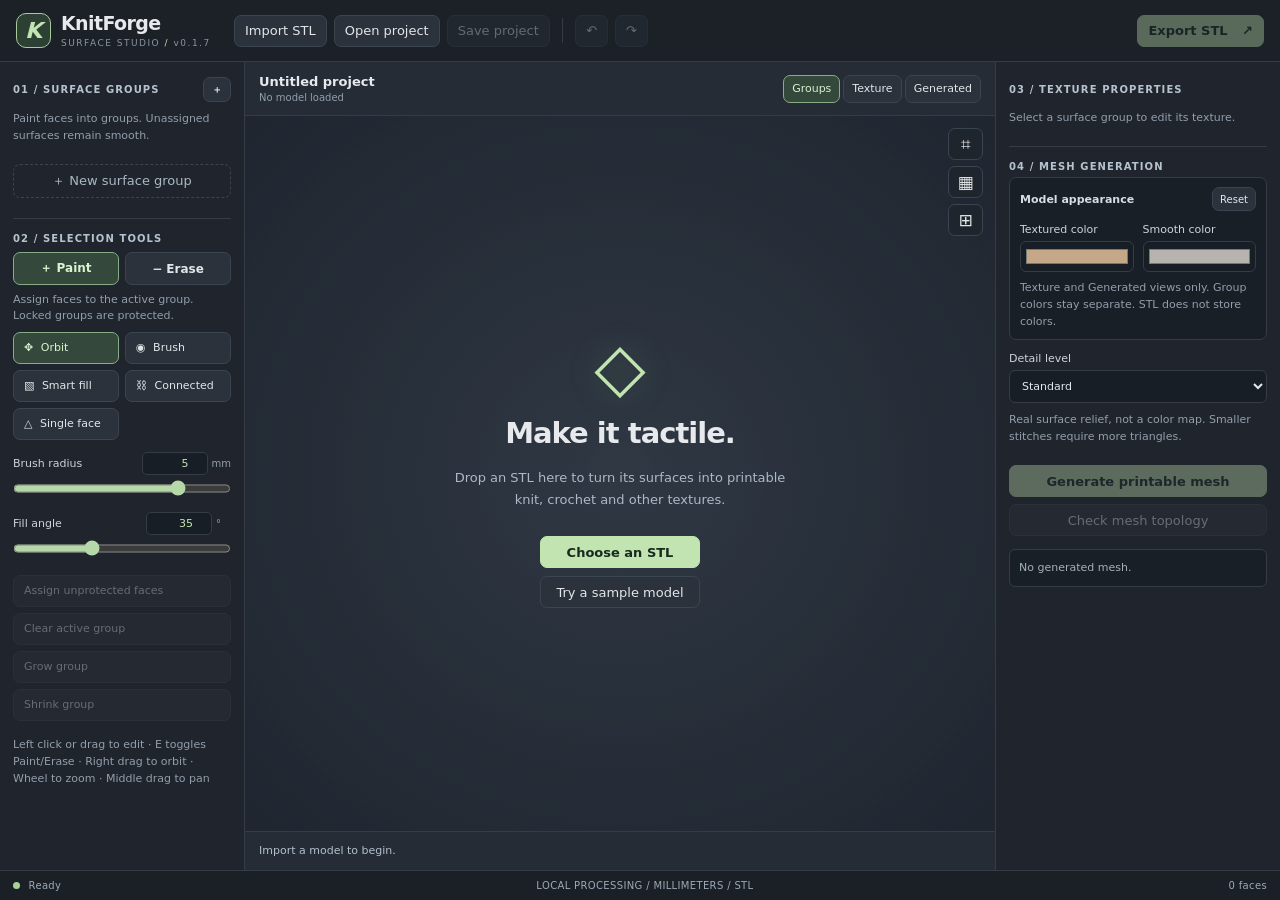
<file: knitforge/index.html>
<!doctype html><html lang="en"><head><meta charset="UTF-8"><meta name="viewport" content="width=device-width,initial-scale=1"><meta name="theme-color" content="#171c23"><title>KnitForge — Surface Studio</title>  <script type="module" crossorigin src="./assets/index-DRGFBXeK.js"></script>
  <link rel="stylesheet" crossorigin href="./assets/index-5Wr9zz25.css">
</head><body><div id="app">
<header><div class="brand"><span class="logo">K</span><div><b>KnitForge</b><small>SURFACE STUDIO <span> / </span> v0.1.7</small></div></div><div class="header-actions"><button id="import">Import STL</button><button id="open">Open project</button><button id="save" disabled>Save project</button><i></i><button id="undo" title="Undo (Ctrl+Z)" disabled>↶</button><button id="redo" title="Redo (Ctrl+Shift+Z)" disabled>↷</button></div><button class="primary" id="export" disabled>Export STL <span>↗</span></button></header>
<main><aside class="left"><div class="section-head"><span>01 / SURFACE GROUPS</span><button id="add" title="Add group">＋</button></div><p class="hint">Paint faces into groups. Unassigned surfaces remain smooth.</p><div id="groups"></div><button id="add2" class="wide dashed">＋ New surface group</button><div class="section-head second"><span>02 / SELECTION TOOLS</span></div><div class="mode-switch" role="group" aria-label="Selection mode"><button data-mode="paint" class="active" aria-pressed="true" title="Assign faces (E toggles mode)">＋ Paint</button><button data-mode="erase" aria-pressed="false" title="Remove assignments (E toggles mode)">− Erase</button></div><p class="modehint" id="modehint">Assign faces to the active group. Locked groups are protected.</p><div class="tools" id="tools"><button data-tool="orbit" class="active">✥ <span>Orbit</span></button><button data-tool="brush">◉ <span>Brush</span></button><button data-tool="fill">▧ <span>Smart fill</span></button><button data-tool="connected">⛓ <span>Connected</span></button><button data-tool="face">△ <span>Single face</span></button></div><div class="range-label"><label for="brush">Brush radius</label><span class="slider-value"><input class="slider-number" id="brushval" type="number" aria-label="Brush radius in mm" value="5"><span class="slider-units">mm</span></span></div><input type="range" id="brush" min="0" max="1000" step="1"><div class="range-label"><label for="angle">Fill angle</label><span class="slider-value"><input class="slider-number" id="angleval" type="number" aria-label="Fill angle in degrees" value="35"><span class="slider-units">°</span></span></div><input type="range" id="angle" min="5" max="90" value="35" step="1"><div class="stack"><button id="all">Assign unprotected faces</button><button id="clear">Clear active group</button><button id="grow">Grow group</button><button id="shrink">Shrink group</button></div><div class="footnote">Left click or drag to edit · E toggles Paint/Erase · Right drag to orbit · Wheel to zoom · Middle drag to pan</div></aside>
<section class="workspace"><div class="viewport-head"><div><strong id="filename">Untitled project</strong><small id="modelinfo">No model loaded</small></div><div class="view-switch"><button data-view="groups" class="active">Groups</button><button data-view="preview">Texture</button><button data-view="result">Generated</button></div></div><div id="viewport"><div id="empty"><div class="empty-icon">◇</div><h1>Make it tactile.</h1><p>Drop an STL here to turn its surfaces into printable knit, crochet and other textures.</p><button class="primary" id="emptyImport">Choose an STL</button><button id="demo">Try a sample model</button></div><div id="hoverinfo" hidden></div><div id="viewtools"><button id="fit" title="Frame model">⌗</button><button id="wire" title="Toggle wireframe">▦</button><button id="grid" title="Toggle grid">⊞</button></div><div id="busy" hidden><div class="spinner"></div><strong id="busyText">Generating mesh</strong><small>Geometry is processed locally.</small><button id="cancel">Cancel</button></div></div><div id="notice" role="status">Import a model to begin.</div></section>
<aside class="right"><div class="section-head"><span>03 / TEXTURE PROPERTIES</span></div><div id="properties"><p class="hint">Select a surface group to edit its texture.</p></div><div class="section-head second"><span>04 / MESH GENERATION</span></div><div class="appearance"><div class="appearance-head"><span>Model appearance</span><button id="resetAppearance" type="button" title="Restore default model colors">Reset</button></div><div class="appearance-colors"><label class="field">Textured color<input id="texturedColor" type="color" value="#c5a887" aria-label="Textured model display color"></label><label class="field">Smooth color<input id="smoothColor" type="color" value="#b7b3af" aria-label="Smooth model display color"></label></div><p class="hint">Texture and Generated views only. Group colors stay separate. STL does not store colors.</p></div><label class="field">Detail level<select id="quality"><option value="3">Draft · faster</option><option value="5" selected>Standard</option><option value="8">Fine</option><option value="12">Ultra · large files</option></select></label><p class="hint">Real surface relief, not a color map. Smaller stitches require more triangles.</p><button class="primary wide" id="generate" disabled>Generate printable mesh</button><button class="wide" id="validate" disabled>Check mesh topology</button><div id="meshinfo" class="meshinfo">No generated mesh.</div></aside></main>
<footer><span><b class="status-dot"></b> <span id="status">Ready</span></span><span>LOCAL PROCESSING / MILLIMETERS / STL</span><span id="stats">0 faces</span></footer><input type="file" id="file" accept=".stl" hidden><input type="file" id="project" accept=".knitforge,.json" hidden><input type="file" id="textureFile" accept=".png,.jpg,.jpeg,.webp" hidden></div></body></html>
</file>
<file: knitforge/assets/index-5Wr9zz25.css>
:root{color-scheme:dark;font-family:Inter,ui-sans-serif,system-ui,-apple-system,Segoe UI,sans-serif;background:#171b21;color:#e7e9ed;font-size:13px;--panel:#20252d;--line:#353c46;--muted:#929eac;--accent:#c2e4b1;--active:#344c3e}*{box-sizing:border-box}body{margin:0;overflow:hidden}button,input,select{font:inherit}button{color:#e2e6e9;background:#2b323c;border:1px solid #3b4551;border-radius:7px;min-height:32px;padding:7px 10px;cursor:pointer;white-space:nowrap;transition:background .12s}button:hover:not(:disabled){background:#394552;border-color:#637a70}button:disabled{opacity:.37;cursor:default}button.active{background:#34493c;border-color:#88ad86;color:#d9f3cf}.primary{background:#c2e4b1;color:#182a20;border-color:#c2e4b1;font-weight:700}.primary:hover:not(:disabled){background:#d6efc7;color:#152218}.primary span{margin-left:10px}#app{height:100dvh;display:grid;grid-template-rows:62px 1fr 30px}header{display:flex;align-items:center;gap:18px;padding:10px 16px;border-bottom:1px solid var(--line);background:#1c2128}.brand{display:flex;gap:10px;align-items:center;min-width:200px}.logo{display:grid;place-items:center;width:35px;height:35px;border:1px solid #a9c99b;border-radius:10px;color:var(--accent);font-size:22px;font-weight:800;font-style:italic;background:#2d4034}.brand b{display:block;font-size:19px;letter-spacing:-.6px}.brand small{font-size:9px;letter-spacing:1.5px;color:#8996a3}.brand small span{color:#c2e4b1}.header-actions{display:flex;align-items:center;gap:7px;flex:1}.header-actions i{height:25px;border-left:1px solid var(--line);margin:0 5px}main{display:grid;grid-template-columns:245px minmax(0,1fr) 285px;min-height:0}.left,.right{background:var(--panel);padding:15px 13px;overflow:auto;scrollbar-width:thin}.left{border-right:1px solid var(--line)}.right{border-left:1px solid var(--line)}.section-head{display:flex;align-items:center;justify-content:space-between;color:#b6c3cf;font-size:10px;letter-spacing:1.1px;font-weight:800;min-height:24px}.section-head button{min-height:25px;padding:2px 8px}.second{border-top:1px solid var(--line);margin-top:20px;padding-top:14px}.hint,.footnote{font-size:11px;color:var(--muted);line-height:1.55;margin:8px 0 13px}.footnote{margin:15px 0 0}.group{display:grid;grid-template-columns:14px 1fr auto;gap:8px;align-items:center;padding:9px;border:1px solid transparent;border-radius:7px;background:#282e37;margin-bottom:5px;cursor:pointer}.group.active{border-color:#8ab18a;background:#314237}.swatch{height:12px;width:12px;border-radius:3px}.group b{display:block;overflow:hidden;text-overflow:ellipsis;white-space:nowrap;font-size:12px;font-weight:600}.group small{color:#a6b1bc;font-size:10px;display:block;margin-top:3px}.group button{min-height:25px;padding:3px 6px;font-size:11px}.wide{width:100%;margin-top:7px}.dashed{border-style:dashed;background:transparent;color:#a9b8c4}.tools{display:grid;grid-template-columns:1fr 1fr;gap:6px;margin:12px 0}.tools button{text-align:left;font-size:11px}.tools span{margin-left:4px}.range-label{display:flex;justify-content:space-between;align-items:center;margin:12px 0 5px;color:#cbd3dc;font-size:11px}.range-label output{font-variant-numeric:tabular-nums;color:var(--accent)}input[type=range]{width:100%;margin:0;accent-color:#b6d8a8;cursor:pointer;height:17px}.stack{display:grid;gap:6px;margin-top:15px}.stack button{font-size:11px;text-align:left}.workspace{display:flex;flex-direction:column;min-width:0;min-height:0;background:#222933}.viewport-head{display:flex;align-items:center;justify-content:space-between;gap:8px;padding:12px 14px;border-bottom:1px solid var(--line);background:#252c35}.viewport-head strong{font-size:13px;display:block;max-width:250px;overflow:hidden;text-overflow:ellipsis;white-space:nowrap}.viewport-head small{display:block;font-size:10px;color:var(--muted);margin-top:3px}.view-switch{display:flex;gap:3px}.view-switch button{min-height:28px;padding:5px 8px;font-size:11px}#viewport{position:relative;flex:1;min-height:0;overflow:hidden;background:radial-gradient(ellipse at center,#39424f,#202630)}#viewport canvas{width:100%;height:100%;display:block;touch-action:none}#empty{position:absolute;z-index:2;inset:0;display:flex;flex-direction:column;align-items:center;justify-content:center;text-align:center;padding:24px;background:radial-gradient(ellipse at center,#2e3742e8,#202630f0)}#empty[hidden],#busy[hidden]{display:none}.empty-icon{font-size:67px;line-height:1;color:var(--accent);font-weight:200;text-shadow:0 0 35px #b0e99744}h1{font-size:29px;margin:15px 0 4px;letter-spacing:-1px}#empty p{color:#aeb9c7;max-width:340px;line-height:1.65;margin-bottom:22px}#empty button{margin:4px;min-width:160px}#viewtools{position:absolute;right:12px;top:12px;display:grid;gap:6px;z-index:3}#viewtools button{font-size:17px;width:35px;padding:3px;background:#20262ddd}#notice{min-height:39px;padding:11px 14px;color:#b2c0cd;background:#252c35;border-top:1px solid var(--line);font-size:11px;line-height:1.5}#notice.warn{color:#f5ce8b}#busy{position:absolute;inset:0;background:#171c23c9;z-index:5;display:flex;align-items:center;justify-content:center;flex-direction:column;gap:12px}#busy small{color:var(--muted)}.spinner{width:33px;height:33px;border:2px solid #455260;border-top-color:var(--accent);border-radius:50%;animation:spin 1s linear infinite}@keyframes spin{to{transform:rotate(360deg)}}.field{display:block;font-size:11px;color:#cbd3dc;margin-top:12px}.field input,.field select{display:block;margin-top:5px;width:100%;border:1px solid var(--line);border-radius:6px;background:#181e25;color:#e4e9ee;padding:8px}.field input[type=color]{padding:3px;height:31px}.fieldrow{display:grid;grid-template-columns:1fr 45px;gap:8px}.pattern-grid{display:grid;grid-template-columns:repeat(2,1fr);gap:7px;margin:12px 0}.pattern-grid button{padding:4px;white-space:normal;font-size:10px;min-width:0}.pattern-grid canvas{width:100%;height:37px;display:block;border-radius:4px;margin-bottom:4px}.meshinfo{font-size:11px;color:#a2afbd;background:#191f26;border:1px solid var(--line);border-radius:6px;margin-top:13px;padding:9px;line-height:1.6;overflow-wrap:anywhere}.property-actions{display:flex;gap:6px;margin:12px 0}.property-actions button{flex:1;font-size:10px;padding:6px}.danger{color:#f1aaaa}footer{display:flex;justify-content:space-between;align-items:center;padding:0 13px;border-top:1px solid var(--line);background:#1b2027;color:#9da9b6;font-size:10px;letter-spacing:.35px}.status-dot{display:inline-block;width:7px;height:7px;background:#a8d29a;border-radius:50%;margin-right:5px}.drop{outline:2px dashed var(--accent);outline-offset:-6px}@media(max-width:1000px){main{grid-template-columns:190px minmax(0,1fr) 240px}.left,.right{padding:10px}.header-actions{gap:4px}.brand{min-width:150px}.brand small{letter-spacing:.5px}.viewport-head{flex-wrap:wrap}.view-switch button{padding:4px 6px}}@media(max-width:740px){body{overflow:auto}#app{height:auto;min-height:100dvh;grid-template-rows:auto 1fr 30px}header{flex-wrap:wrap;gap:8px}.header-actions{order:3;flex-basis:100%;flex-wrap:wrap}.brand{flex:1}main{display:flex;flex-direction:column}.workspace{order:-1;height:55vh;min-height:350px}.left,.right{border:0;overflow:visible}.tools,.pattern-grid{grid-template-columns:repeat(3,1fr)}footer span:nth-child(2){display:none}}.mode-switch{display:grid;grid-template-columns:1fr 1fr;gap:6px;margin:8px 0 0}.mode-switch button{font-weight:700;font-size:12px}.mode-switch [data-mode=erase].active{background:#56363e;border-color:#db858e;color:#ffc4ca}.modehint{font-size:11px;color:var(--muted);line-height:1.45;margin:7px 0 0}.tools{margin-top:8px}#hoverinfo{position:absolute;left:12px;top:12px;z-index:3;pointer-events:none;padding:7px 10px;background:#171c23e8;border:1px solid #687687;border-radius:6px;color:#d4dce6;font-size:11px;max-width:calc(100% - 70px);overflow-wrap:anywhere}#hoverinfo[hidden]{display:none}#hoverinfo[data-action=paint]{border-color:#9ecb78;color:#d7f5ba}#hoverinfo[data-action=erase]{border-color:#e2818a;color:#ffb9c0}#hoverinfo[data-action=protected]{border-color:#c8a269;color:#ffe0a8}.appearance{margin:5px 0 12px;padding:9px 10px 3px;background:#191f26;border:1px solid var(--line);border-radius:7px}.appearance-head{display:flex;align-items:center;justify-content:space-between;gap:6px;color:#d7dee6;font-weight:600;font-size:11px}.appearance-head button{min-height:24px;padding:3px 7px;font-weight:400;font-size:10px}.appearance-colors{display:grid;grid-template-columns:1fr 1fr;gap:9px}.appearance-colors .field{min-width:0}.appearance-colors input[type=color]{cursor:pointer}.appearance .hint{margin:7px 0 6px}.fieldrow{grid-template-columns:minmax(0,1fr) 76px}.fieldrow .field{min-width:0}.library-bar{display:flex;gap:6px;margin:12px 0 5px}.library-bar select{flex:1;min-width:0;border:1px solid var(--line);border-radius:6px;background:#181e25;color:#e4e9ee;padding:6px;font-size:11px}.library-bar button{font-size:11px}.current-pattern{font-size:10px;color:var(--accent);overflow-wrap:anywhere;margin-top:7px}.library-grid{max-height:255px;overflow:auto;scrollbar-width:thin;margin:7px 0 9px;padding:1px 3px 2px 1px;align-content:start}.library-grid button{white-space:normal;overflow-wrap:anywhere;min-height:57px;line-height:1.3}.texture-guide{color:var(--muted);font-size:10px;line-height:1.5;margin:8px 0}.texture-guide summary{cursor:pointer;color:#b6c3cf}.texture-guide p{margin:5px 0}.texture-check{display:flex;align-items:center;gap:6px;margin:12px 0;color:#cbd3dc;font-size:11px}.texture-check input{accent-color:var(--accent)}.library-search{width:100%;min-width:0;padding:7px 9px;border:1px solid var(--line);border-radius:6px;background:#181e25;color:#e4e9ee;font-size:11px}.library-search:focus{outline:1px solid var(--accent)}.library-grid .hint{grid-column:1/-1}.slider-value{display:inline-flex;align-items:center;gap:4px;flex-shrink:0}.slider-number{width:66px;min-width:0;padding:4px 3px;background:#181e25;color:var(--accent);border:1px solid var(--line);border-radius:5px;font-size:11px;text-align:right;font-variant-numeric:tabular-nums}.slider-number:focus{outline:1px solid var(--accent)}.slider-units{min-width:15px;color:var(--muted);font-size:10px}.range-label{gap:5px}.group>div:nth-child(2){min-width:0;overflow:hidden}.group-actions{display:flex;gap:3px;align-items:center}.group .group-delete{color:#f1aaaa;font-size:17px;line-height:1;padding:3px 6px}.group .group-delete:hover:not(:disabled){background:#54333a;border-color:#b86c74}
</file>
